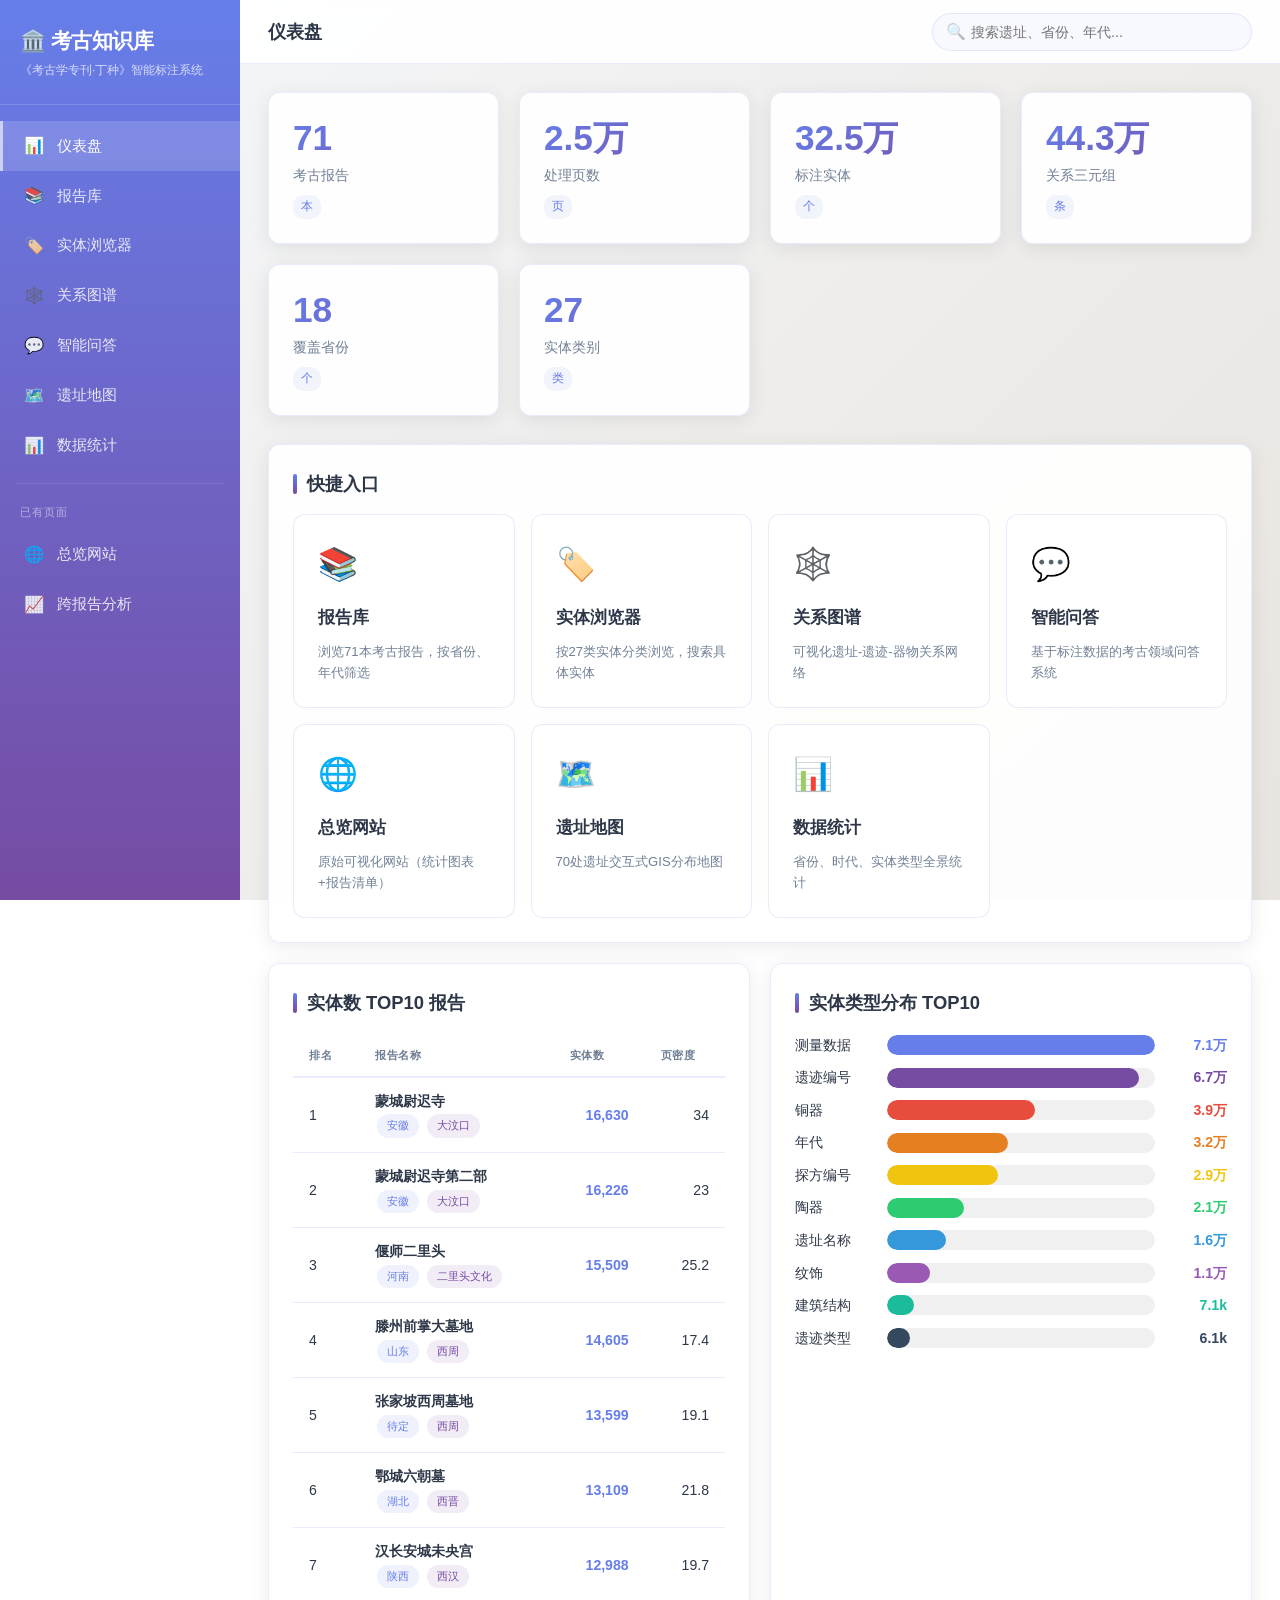
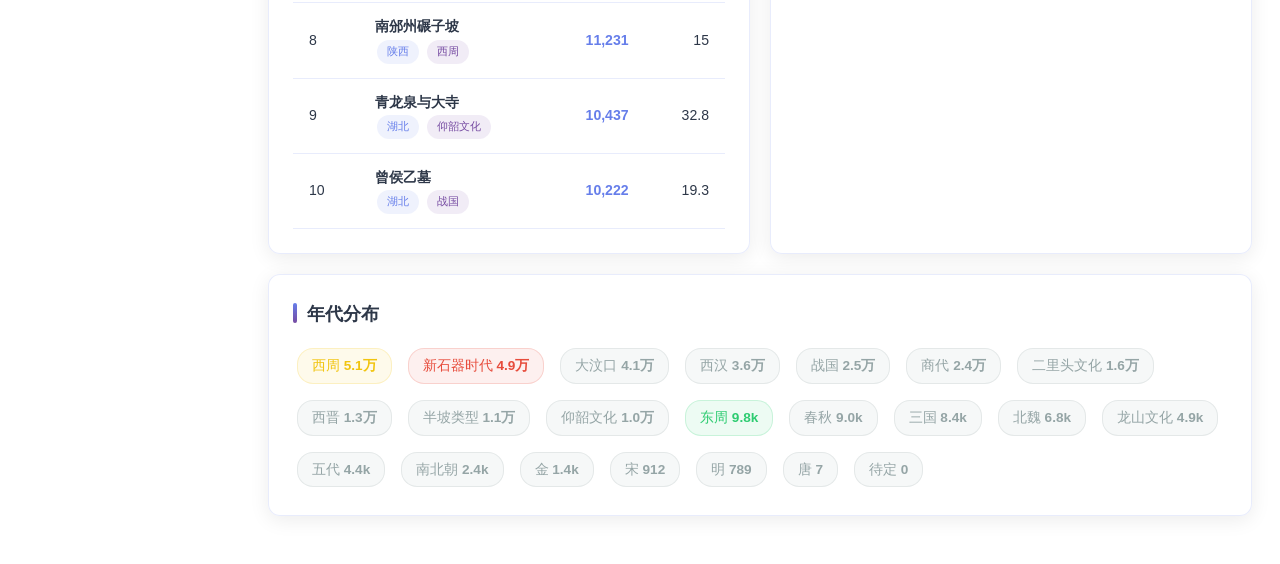
<file: docs/app/index.html>
<!DOCTYPE html>
<html lang="zh-CN">
<head>
<meta charset="UTF-8">
<meta name="viewport" content="width=device-width, initial-scale=1.0">
<title>考古知识库 - 仪表盘</title>
<link rel="stylesheet" href="css/app.css">
<script src="js/data-index.js"></script>
<script src="js/app.js"></script>
</head>
<body>
<div class="app-layout">
  <!-- 侧边导航 -->
  <nav class="sidebar">
    <div class="sidebar-header">
      <h1>🏛️ 考古知识库</h1>
      <p>《考古学专刊·丁种》智能标注系统</p>
    </div>
    <div class="nav-menu">
      <a href="index.html" class="nav-item active"><span class="icon">📊</span>仪表盘</a>
      <a href="reports.html" class="nav-item"><span class="icon">📚</span>报告库</a>
      <a href="entities.html" class="nav-item"><span class="icon">🏷️</span>实体浏览器</a>
      <a href="relations.html" class="nav-item"><span class="icon">🕸️</span>关系图谱</a>
      <a href="qa.html" class="nav-item"><span class="icon">💬</span>智能问答</a>
      <a href="map.html" class="nav-item"><span class="icon">🗺️</span>遗址地图</a>
      <a href="stats.html" class="nav-item"><span class="icon">📊</span>数据统计</a>
      <div class="nav-divider"></div>
      <div class="nav-label">已有页面</div>
      <a href="../index.html" class="nav-item" target="_blank"><span class="icon">🌐</span>总览网站</a>
      <a href="../cross_report_analysis.html" class="nav-item" target="_blank"><span class="icon">📈</span>跨报告分析</a>
    </div>
  </nav>

  <!-- 主内容 -->
  <main class="main-content">
    <div class="topbar">
      <div class="topbar-title">仪表盘</div>
      <div class="topbar-search">
        <span class="search-icon">🔍</span>
        <input type="text" id="global-search" placeholder="搜索遗址、省份、年代...">
      </div>
    </div>

    <div class="page-content">
      <!-- 统计卡片 -->
      <div class="stats-grid" id="stats-grid">
        <div class="stat-card">
          <div class="stat-value" id="stat-reports">--</div>
          <div class="stat-label">考古报告</div>
          <div class="stat-change">本</div>
        </div>
        <div class="stat-card">
          <div class="stat-value" id="stat-pages">--</div>
          <div class="stat-label">处理页数</div>
          <div class="stat-change">页</div>
        </div>
        <div class="stat-card">
          <div class="stat-value" id="stat-entities">--</div>
          <div class="stat-label">标注实体</div>
          <div class="stat-change">个</div>
        </div>
        <div class="stat-card">
          <div class="stat-value" id="stat-relations">--</div>
          <div class="stat-label">关系三元组</div>
          <div class="stat-change">条</div>
        </div>
        <div class="stat-card">
          <div class="stat-value" id="stat-provinces">--</div>
          <div class="stat-label">覆盖省份</div>
          <div class="stat-change">个</div>
        </div>
        <div class="stat-card">
          <div class="stat-value" id="stat-types">--</div>
          <div class="stat-label">实体类别</div>
          <div class="stat-change">类</div>
        </div>
      </div>

      <!-- 快捷入口 -->
      <div class="card">
        <div class="card-header">
          <div class="card-title">快捷入口</div>
        </div>
        <div class="quick-links" id="quick-links">
          <a href="reports.html" class="quick-link">
            <div class="quick-link-icon">📚</div>
            <div class="quick-link-title">报告库</div>
            <div class="quick-link-desc">浏览71本考古报告，按省份、年代筛选</div>
          </a>
          <a href="entities.html" class="quick-link">
            <div class="quick-link-icon">🏷️</div>
            <div class="quick-link-title">实体浏览器</div>
            <div class="quick-link-desc">按27类实体分类浏览，搜索具体实体</div>
          </a>
          <a href="relations.html" class="quick-link">
            <div class="quick-link-icon">🕸️</div>
            <div class="quick-link-title">关系图谱</div>
            <div class="quick-link-desc">可视化遗址-遗迹-器物关系网络</div>
          </a>
          <a href="qa.html" class="quick-link">
            <div class="quick-link-icon">💬</div>
            <div class="quick-link-title">智能问答</div>
            <div class="quick-link-desc">基于标注数据的考古领域问答系统</div>
          </a>
          <a href="../index.html" class="quick-link" target="_blank">
            <div class="quick-link-icon">🌐</div>
            <div class="quick-link-title">总览网站</div>
            <div class="quick-link-desc">原始可视化网站（统计图表+报告清单）</div>
          </a>
          <a href="map.html" class="quick-link">
            <div class="quick-link-icon">🗺️</div>
            <div class="quick-link-title">遗址地图</div>
            <div class="quick-link-desc">70处遗址交互式GIS分布地图</div>
          </a>
          <a href="stats.html" class="quick-link">
            <div class="quick-link-icon">📊</div>
            <div class="quick-link-title">数据统计</div>
            <div class="quick-link-desc">省份、时代、实体类型全景统计</div>
          </a>
        </div>
      </div>

      <!-- TOP10报告 + 实体分布 -->
      <div style="display: grid; grid-template-columns: 1fr 1fr; gap: 20px;">
        <div class="card">
          <div class="card-header">
            <div class="card-title">实体数 TOP10 报告</div>
          </div>
          <table class="data-table" id="top-reports-table">
            <thead><tr><th>排名</th><th>报告名称</th><th>实体数</th><th>页密度</th></tr></thead>
            <tbody></tbody>
          </table>
        </div>
        <div class="card">
          <div class="card-header">
            <div class="card-title">实体类型分布 TOP10</div>
          </div>
          <div id="entity-types-list" style="max-height: 400px; overflow-y: auto;"></div>
        </div>
      </div>

      <!-- 年代分布 -->
      <div class="card">
        <div class="card-header">
          <div class="card-title">年代分布</div>
        </div>
        <div id="era-distribution" class="entity-cloud"></div>
      </div>
    </div>
  </main>
</div>

<script>
window.onAppDataLoaded = function(data) {
  const meta = data.meta;
  
  // 统计卡片
  document.getElementById('stat-reports').textContent = meta.total_reports;
  document.getElementById('stat-pages').textContent = App.formatNumber(meta.total_pages);
  document.getElementById('stat-entities').textContent = App.formatNumber(meta.total_entities);
  document.getElementById('stat-relations').textContent = App.formatNumber(meta.total_relations);
  document.getElementById('stat-provinces').textContent = meta.provinces;
  document.getElementById('stat-types').textContent = meta.entity_types;
  
  // TOP10报告
  const tbody = document.querySelector('#top-reports-table tbody');
  data.reports.slice(0, 10).forEach((r, i) => {
    const tr = document.createElement('tr');
    tr.innerHTML = `<td>${i+1}</td><td><strong>${r.name}</strong><br><span class="tag tag-province">${r.province}</span> <span class="tag tag-era">${r.era}</span></td><td style="text-align:right;font-weight:600;color:var(--primary)">${r.entities.toLocaleString()}</td><td style="text-align:right">${r.density}</td>`;
    tbody.appendChild(tr);
  });
  
  // 实体类型TOP10
  const typesList = document.getElementById('entity-types-list');
  const maxTypeCount = data.entity_types[0].count;
  const colors = ['#667eea','#764ba2','#e74c3c','#e67e22','#f1c40f','#2ecc71','#3498db','#9b59b6','#1abc9c','#34495e'];
  data.entity_types.slice(0, 10).forEach((t, i) => {
    const pct = (t.count / maxTypeCount * 100).toFixed(1);
    const div = document.createElement('div');
    div.style.cssText = 'display:flex;align-items:center;margin-bottom:10px;font-size:0.88em;';
    div.innerHTML = `
      <span style="width:80px;font-weight:500">${t.name}</span>
      <div style="flex:1;height:20px;background:#f0f0f0;border-radius:10px;margin:0 12px;overflow:hidden">
        <div style="width:${pct}%;height:100%;background:${colors[i]};border-radius:10px;transition:width 1s"></div>
      </div>
      <span style="width:60px;text-align:right;font-weight:600;color:${colors[i]}">${App.formatNumber(t.count)}</span>
    `;
    typesList.appendChild(div);
  });
  
  // 年代分布
  const eraDiv = document.getElementById('era-distribution');
  const eraColors = {
    '新石器时代': '#e74c3c', '夏商': '#e67e22', '西周': '#f1c40f', '东周': '#2ecc71',
    '秦汉': '#3498db', '魏晋南北朝': '#9b59b6', '隋唐': '#1abc9c', '宋元明清': '#34495e'
  };
  data.eras.forEach(e => {
    const color = eraColors[e.name] || '#95a5a6';
    const span = document.createElement('span');
    span.className = 'entity-tag';
    span.style.cssText = `background:${color}15;color:${color};border-color:${color}30;font-weight:500;padding:6px 14px;border-radius:16px;margin:4px;display:inline-block;font-size:0.85em;`;
    span.innerHTML = `${e.name} <strong>${App.formatNumber(e.count)}</strong>`;
    eraDiv.appendChild(span);
  });
};
</script>
</body>
</html>
</file>
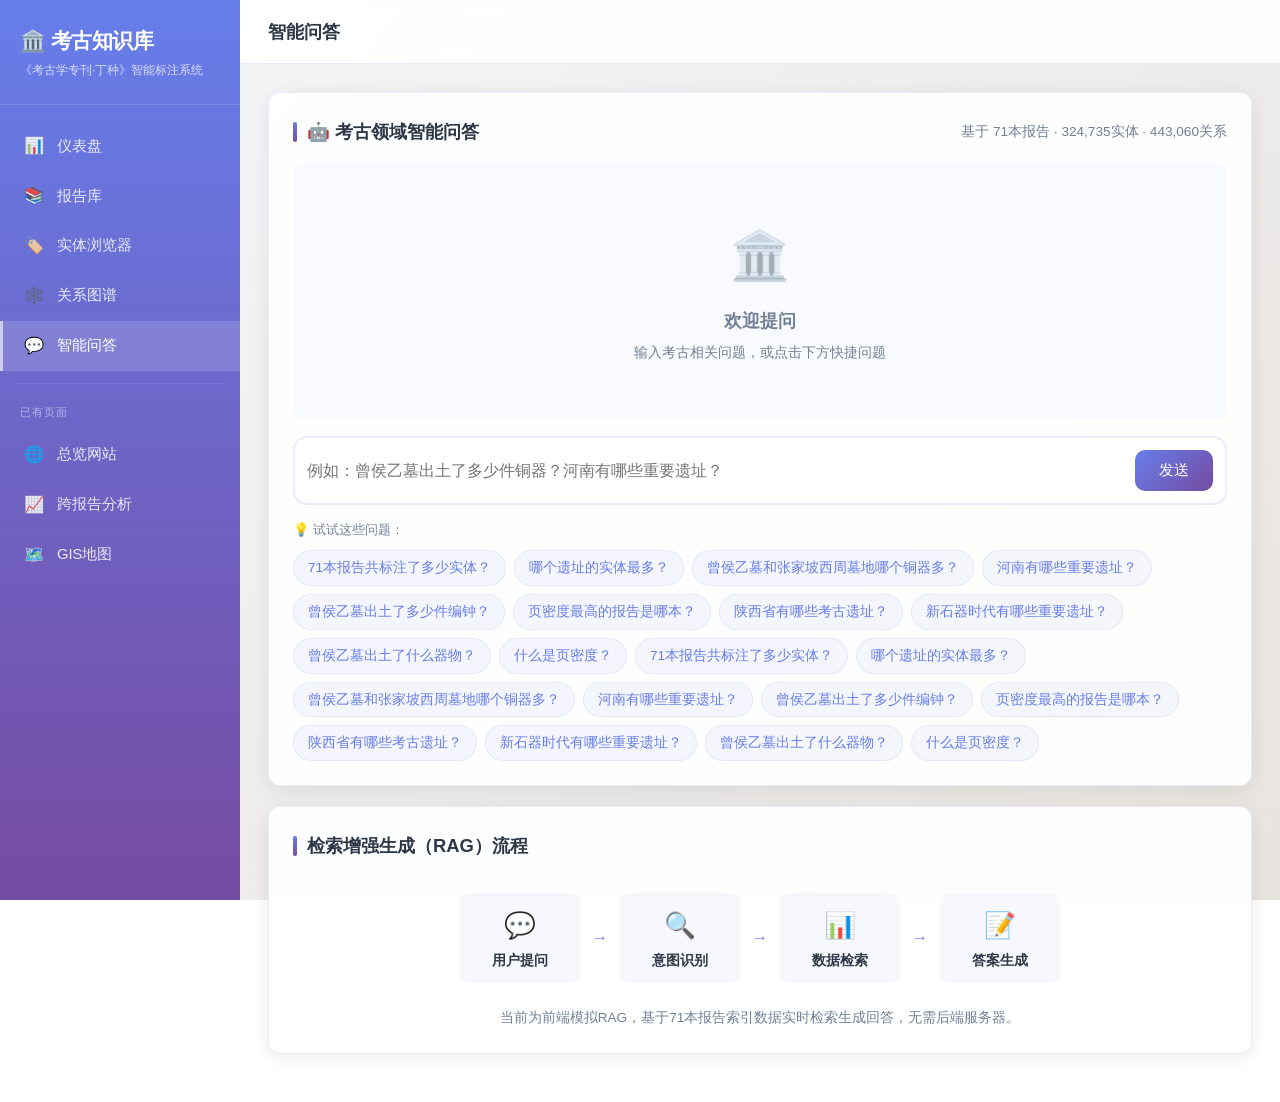
<file: docs/app/qa.html>
<!DOCTYPE html>
<html lang="zh-CN">
<head>
<meta charset="UTF-8">
<meta name="viewport" content="width=device-width, initial-scale=1.0">
<title>考古知识库 - 智能问答</title>
<link rel="stylesheet" href="css/app.css">
<script src="js/data-index.js"></script>
<script src="js/relations-index.js"></script>
<script src="js/knowledge-base.js"></script>
<script src="js/app.js"></script>
<style>
/* 问答界面专用样式 */
.chat-container {
  display: flex;
  flex-direction: column;
  gap: 12px;
  max-height: 500px;
  overflow-y: auto;
  padding: 16px;
  background: rgba(102,126,234,0.03);
  border-radius: 12px;
  margin-bottom: 16px;
}
.chat-message {
  display: flex;
  gap: 12px;
  animation: fadeIn 0.3s ease;
}
@keyframes fadeIn {
  from { opacity: 0; transform: translateY(8px); }
  to { opacity: 1; transform: translateY(0); }
}
.chat-avatar {
  width: 36px;
  height: 36px;
  border-radius: 50%;
  display: flex;
  align-items: center;
  justify-content: center;
  font-size: 1.2em;
  flex-shrink: 0;
}
.chat-avatar.user {
  background: linear-gradient(135deg, #667eea, #764ba2);
  color: white;
}
.chat-avatar.bot {
  background: linear-gradient(135deg, #11998e, #38ef7d);
  color: white;
}
.chat-bubble {
  max-width: 85%;
  padding: 12px 16px;
  border-radius: 16px;
  font-size: 0.95em;
  line-height: 1.7;
}
.chat-bubble.user {
  background: linear-gradient(135deg, #667eea, #764ba2);
  color: white;
  margin-left: auto;
  border-bottom-right-radius: 4px;
}
.chat-bubble.bot {
  background: white;
  border: 1px solid rgba(102,126,234,0.15);
  border-bottom-left-radius: 4px;
  box-shadow: 0 2px 8px rgba(0,0,0,0.04);
}
.chat-bubble.bot strong {
  color: #667eea;
}
.chat-bubble.bot .source-tag {
  display: inline-block;
  margin-top: 8px;
  padding: 3px 10px;
  background: rgba(102,126,234,0.08);
  border-radius: 12px;
  font-size: 0.78em;
  color: var(--text-light);
}
.chat-bubble.bot table {
  width: 100%;
  border-collapse: collapse;
  margin: 10px 0;
  font-size: 0.9em;
}
.chat-bubble.bot th, .chat-bubble.bot td {
  padding: 8px 10px;
  text-align: left;
  border-bottom: 1px solid #eee;
}
.chat-bubble.bot th {
  background: rgba(102,126,234,0.05);
  font-weight: 600;
}
.input-area {
  display: flex;
  gap: 10px;
  padding: 12px;
  background: white;
  border: 2px solid rgba(102,126,234,0.15);
  border-radius: 14px;
  transition: border-color 0.3s;
}
.input-area:focus-within {
  border-color: var(--primary);
}
.input-area input {
  flex: 1;
  border: none;
  outline: none;
  font-size: 1em;
  background: transparent;
}
.input-area button {
  padding: 10px 24px;
  background: linear-gradient(135deg, #667eea, #764ba2);
  color: white;
  border: none;
  border-radius: 10px;
  cursor: pointer;
  font-size: 0.95em;
  font-weight: 500;
  transition: transform 0.2s, box-shadow 0.2s;
}
.input-area button:hover {
  transform: translateY(-1px);
  box-shadow: 0 4px 12px rgba(102,126,234,0.3);
}
.input-area button:disabled {
  opacity: 0.6;
  cursor: not-allowed;
  transform: none;
}
.quick-tags {
  display: flex;
  flex-wrap: wrap;
  gap: 8px;
  margin-top: 10px;
}
.quick-tag {
  padding: 6px 14px;
  background: rgba(102,126,234,0.06);
  border: 1px solid rgba(102,126,234,0.12);
  border-radius: 20px;
  font-size: 0.85em;
  color: var(--primary);
  cursor: pointer;
  transition: all 0.2s;
}
.quick-tag:hover {
  background: var(--primary);
  color: white;
}
.thinking-dots {
  display: inline-flex;
  gap: 4px;
}
.thinking-dots span {
  width: 8px;
  height: 8px;
  background: #667eea;
  border-radius: 50%;
  animation: bounce 1.4s infinite ease-in-out;
}
.thinking-dots span:nth-child(2) { animation-delay: 0.2s; }
.thinking-dots span:nth-child(3) { animation-delay: 0.4s; }
@keyframes bounce {
  0%, 80%, 100% { transform: scale(0); }
  40% { transform: scale(1); }
}
.empty-state {
  text-align: center;
  padding: 40px;
  color: var(--text-light);
}
.empty-state .icon {
  font-size: 3em;
  margin-bottom: 12px;
  opacity: 0.5;
}
</style>
</head>
<body>
<div class="app-layout">
  <nav class="sidebar">
    <div class="sidebar-header">
      <h1>🏛️ 考古知识库</h1>
      <p>《考古学专刊·丁种》智能标注系统</p>
    </div>
    <div class="nav-menu">
      <a href="index.html" class="nav-item"><span class="icon">📊</span>仪表盘</a>
      <a href="reports.html" class="nav-item"><span class="icon">📚</span>报告库</a>
      <a href="entities.html" class="nav-item"><span class="icon">🏷️</span>实体浏览器</a>
      <a href="relations.html" class="nav-item"><span class="icon">🕸️</span>关系图谱</a>
      <a href="qa.html" class="nav-item active"><span class="icon">💬</span>智能问答</a>
      <div class="nav-divider"></div>
      <div class="nav-label">已有页面</div>
      <a href="../index.html" class="nav-item" target="_blank"><span class="icon">🌐</span>总览网站</a>
      <a href="../cross_report_analysis.html" class="nav-item" target="_blank"><span class="icon">📈</span>跨报告分析</a>
      <a href="../output/archaeology_sites_map.html" class="nav-item" target="_blank"><span class="icon">🗺️</span>GIS地图</a>
    </div>
  </nav>

  <main class="main-content">
    <div class="topbar">
      <div class="topbar-title">智能问答</div>
    </div>

    <div class="page-content">
      <!-- 问答主区域 -->
      <div class="card">
        <div class="card-header">
          <div class="card-title">🤖 考古领域智能问答</div>
          <div style="font-size: 0.85em; color: var(--text-light);">
            基于 71本报告 · 324,735实体 · 443,060关系
          </div>
        </div>

        <!-- 聊天历史 -->
        <div class="chat-container" id="chat-container">
          <div class="empty-state" id="empty-state">
            <div class="icon">🏛️</div>
            <div style="font-size: 1.1em; font-weight: 600; margin-bottom: 6px;">欢迎提问</div>
            <div style="font-size: 0.9em;">输入考古相关问题，或点击下方快捷问题</div>
          </div>
        </div>

        <!-- 输入区 -->
        <div class="input-area">
          <input type="text" id="question-input" placeholder="例如：曾侯乙墓出土了多少件铜器？河南有哪些重要遗址？"
                 onkeypress="if(event.key==='Enter') sendQuestion()">
          <button onclick="sendQuestion()" id="send-btn">发送</button>
        </div>

        <!-- 快捷问题 -->
        <div style="margin-top: 14px;">
          <div style="font-size: 0.82em; color: var(--text-light); margin-bottom: 8px;">💡 试试这些问题：</div>
          <div class="quick-tags" id="quick-tags"></div>
        </div>
      </div>

      <!-- RAG流程说明 -->
      <div class="card">
        <div class="card-header">
          <div class="card-title">检索增强生成（RAG）流程</div>
        </div>
        <div style="display: flex; gap: 12px; flex-wrap: wrap; justify-content: center; padding: 16px;">
          <div style="text-align: center; padding: 12px; background: rgba(102,126,234,0.05); border-radius: 10px; min-width: 120px;">
            <div style="font-size: 1.6em; margin-bottom: 4px;">💬</div>
            <div style="font-weight: 600; font-size: 0.85em;">用户提问</div>
          </div>
          <div style="display: flex; align-items: center; color: var(--primary);">→</div>
          <div style="text-align: center; padding: 12px; background: rgba(102,126,234,0.05); border-radius: 10px; min-width: 120px;">
            <div style="font-size: 1.6em; margin-bottom: 4px;">🔍</div>
            <div style="font-weight: 600; font-size: 0.85em;">意图识别</div>
          </div>
          <div style="display: flex; align-items: center; color: var(--primary);">→</div>
          <div style="text-align: center; padding: 12px; background: rgba(102,126,234,0.05); border-radius: 10px; min-width: 120px;">
            <div style="font-size: 1.6em; margin-bottom: 4px;">📊</div>
            <div style="font-weight: 600; font-size: 0.85em;">数据检索</div>
          </div>
          <div style="display: flex; align-items: center; color: var(--primary);">→</div>
          <div style="text-align: center; padding: 12px; background: rgba(102,126,234,0.05); border-radius: 10px; min-width: 120px;">
            <div style="font-size: 1.6em; margin-bottom: 4px;">📝</div>
            <div style="font-weight: 600; font-size: 0.85em;">答案生成</div>
          </div>
        </div>
        <p style="color: var(--text-light); font-size: 0.85em; text-align: center; margin-top: 8px;">
          当前为前端模拟RAG，基于71本报告索引数据实时检索生成回答，无需后端服务器。
        </p>
      </div>
    </div>
  </main>
</div>

<script>
// ================== 考古问答引擎 ==================
class ArchaeologyQAEngine {
  constructor() {
    this.reports = KB_DATA.reports;
    this.meta = KB_DATA.meta;
    this.entityTypes = KB_DATA.entity_types;
    this.provinces = KB_DATA.provinces;
    this.eras = KB_DATA.eras;
    this.relations = RELATIONS_DATA.reports;
    this.relationTypeNames = RELATIONS_DATA.relation_types;
    
    // 使用KNOWLEDGE_BASE（71本报告的完整实体类型统计）
    // 叠加硬编码的细分数据（如"钟"的数量）
    this.knowledgeBase = typeof KNOWLEDGE_BASE !== 'undefined' ? KNOWLEDGE_BASE : {};
    
    // 补充硬编码的细分数据（KNOWLEDGE_BASE中"铜器"包含"钟"，这里补充钟的具体数量）
    const extraData = {
      '曾侯乙墓': { 钟: 1556, 饰: 975, 环: 282, 盘: 277, 豆: 255, 鼎: 243, 金器: 12 }
    };
    for (const [site, data] of Object.entries(extraData)) {
      if (this.knowledgeBase[site]) {
        Object.assign(this.knowledgeBase[site], data);
      }
    }
  }

  // 意图识别
  detectIntent(question) {
    const q = question.toLowerCase();
    
    if (/和.+比|vs|比较|哪个更|哪本更|谁更/.test(q)) return 'compare';
    if (/有哪些|列出|有什么|是什么|在哪里|位于/.test(q)) return 'list';
    if (/多少|几个|总数|总共|排名|top|最多|最少|最大|最小/.test(q)) return 'stat';
    if (/什么年代|什么时候|何时|什么时期|哪个朝代/.test(q)) return 'era';
    if (/出土了|发现了|有什么|包含|有什么器物/.test(q)) return 'artifact';
    return 'query';
  }

  // 提取关键词（遗址名、省份、年代等）
  extractKeywords(question) {
    const q = question;
    const found = { sites: [], provinces: [], eras: [], types: [] };
    
    // 匹配遗址名
    for (const r of this.reports) {
      if (q.includes(r.name)) found.sites.push(r.name);
    }
    // 也检查知识库中的别名
    const aliasMap = {
      '马王堆': '长沙马王堆', '二里头': '偃师二里头', '半坡': '西安半坡',
      '殷墟': '安阳殷墟', '定陵': '定陵', '曾侯乙': '曾侯乙墓'
    };
    for (const [alias, fullName] of Object.entries(aliasMap)) {
      if (q.includes(alias) && !found.sites.includes(fullName)) {
        found.sites.push(fullName);
      }
    }
    
    // 匹配省份
    const provinceNames = ['河南', '陕西', '山东', '湖北', '安徽', '甘肃', '北京', '湖南', '广东', '河北', '山西', '内蒙古', '宁夏', '新疆', '西藏', '青海', '浙江', '四川', '江苏'];
    for (const p of provinceNames) {
      if (q.includes(p)) found.provinces.push(p);
    }
    
    // 匹配年代关键词
    const eraKeywords = ['新石器', '仰韶', '大汶口', '龙山', '夏', '商', '西周', '东周', '春秋', '战国', '秦', '汉', '西汉', '东汉', '三国', '晋', '南北朝', '隋', '唐', '宋', '元', '明', '清'];
    for (const e of eraKeywords) {
      if (q.includes(e)) found.eras.push(e);
    }
    
    // 匹配实体类型
    const typeKeywords = ['铜器', '陶器', '铁器', '石器', '玉器', '金器', '银器', '漆器', '瓷器', '骨器', '蚌器', '纹饰', '测量', '遗迹'];
    for (const t of typeKeywords) {
      if (q.includes(t)) found.types.push(t);
    }
    
    return found;
  }

  // 生成回答
  answer(question) {
    const intent = this.detectIntent(question);
    const kw = this.extractKeywords(question);
    
    switch (intent) {
      case 'stat': return this.answerStat(question, kw);
      case 'compare': return this.answerCompare(question, kw);
      case 'list': return this.answerList(question, kw);
      case 'era': return this.answerEra(question, kw);
      case 'artifact': return this.answerArtifact(question, kw);
      default: return this.answerQuery(question, kw);
    }
  }

  // 统计类回答
  answerStat(question, kw) {
    // 总体统计
    if (/总共有多少|一共多少|全部|总体/.test(question) || (/实体/.test(question) && !kw.sites.length)) {
      return {
        answer: `71本《考古学专刊·丁种》报告共标注 <strong>${this.meta.total_entities.toLocaleString()}</strong> 个考古实体，涵盖 <strong>${this.meta.entity_types}</strong> 个类别，分布于 <strong>${this.meta.provinces}</strong> 个省份。<br><br>其中数量最多的实体类型是：测量数据（71,340个，占22.0%）和遗迹编号（66,995个，占20.6%）。`,
        source: '数据来源：71本报告标注统计'
      };
    }
    
    // 最多/最少排名
    if (/最多|top|排名|最大/.test(question)) {
      if (/实体/.test(question) || /报告/.test(question)) {
        const top5 = this.reports.slice(0, 5);
        let html = '实体数TOP5报告：<br><table><tr><th>排名</th><th>报告名称</th><th>实体数</th><th>页密度</th></tr>';
        top5.forEach((r, i) => {
          html += `<tr><td>${i+1}</td><td>《${r.name}》</td><td>${r.entities.toLocaleString()}</td><td>${r.density}/页</td></tr>`;
        });
        html += '</table>';
        return { answer: html, source: '数据来源：71本报告实体统计' };
      }
      if (/页/.test(question)) {
        const top5 = [...this.reports].sort((a,b) => b.pages - a.pages).slice(0, 5);
        let html = '页数TOP5报告：<br><table><tr><th>排名</th><th>报告名称</th><th>页数</th></tr>';
        top5.forEach((r, i) => {
          html += `<tr><td>${i+1}</td><td>《${r.name}》</td><td>${r.pages}</td></tr>`;
        });
        html += '</table>';
        return { answer: html, source: '数据来源：71本报告页数统计' };
      }
      if (/密度/.test(question)) {
        const top5 = [...this.reports].sort((a,b) => b.density - a.density).slice(0, 5);
        let html = '页密度TOP5报告：<br><table><tr><th>排名</th><th>报告名称</th><th>密度</th><th>实体/页</th></tr>';
        top5.forEach((r, i) => {
          html += `<tr><td>${i+1}</td><td>《${r.name}》</td><td>${r.density}</td><td>实体/页</td></tr>`;
        });
        html += '</table><br>聚落遗址类报告的页密度普遍高于墓葬类报告。';
        return { answer: html, source: '数据来源：71本报告页密度统计' };
      }
    }
    
    // 某遗址的实体数
    if (kw.sites.length === 1) {
      const siteName = kw.sites[0];
      const report = this.reports.find(r => r.name === siteName);
      if (report) {
        return {
          answer: `《${siteName}》共标注 <strong>${report.entities.toLocaleString()}</strong> 个实体，共 ${report.pages} 页，页密度为 ${report.density} 实体/页。该遗址位于${report.province}省，主要年代为${report.era}。`,
          source: `数据来源：《${siteName}》标注数据`
        };
      }
    }
    
    // 省份统计
    if (kw.provinces.length === 1) {
      const prov = kw.provinces[0];
      const provReports = this.reports.filter(r => r.province === prov);
      const totalEntities = provReports.reduce((s, r) => s + r.entities, 0);
      return {
        answer: `<strong>${prov}省</strong>共有 <strong>${provReports.length}</strong> 本考古报告，合计 <strong>${totalEntities.toLocaleString()}</strong> 个实体。<br><br>主要遗址包括：${provReports.slice(0, 5).map(r => `《${r.name}》(${r.entities.toLocaleString()}实体)`).join('、')}。`,
        source: '数据来源：跨报告地理分布统计'
      };
    }
    
    return {
      answer: `目前我可以回答关于以下方面的统计问题：<br>• 总体规模（实体总数、类型数）<br>• 报告排名（实体数最多、页密度最高）<br>• 省份统计（某省有哪些遗址、共多少实体）<br>• 单本报告统计<br><br>请尝试更具体地描述您想了解的统计维度。`,
      source: '系统提示'
    };
  }

  // 比较类回答
  answerCompare(question, kw) {
    if (kw.sites.length >= 2) {
      const [s1, s2] = kw.sites.slice(0, 2);
      const r1 = this.reports.find(r => r.name === s1);
      const r2 = this.reports.find(r => r.name === s2);
      
      if (r1 && r2) {
        let html = `《${s1}》与《${s2}》对比：<br><table><tr><th>维度</th><th>《${s1}》</th><th>《${s2}》</th></tr>`;
        html += `<tr><td>实体总数</td><td>${r1.entities.toLocaleString()}</td><td>${r2.entities.toLocaleString()}</td></tr>`;
        html += `<tr><td>页数</td><td>${r1.pages}</td><td>${r2.pages}</td></tr>`;
        html += `<tr><td>页密度</td><td>${r1.density}/页</td><td>${r2.density}/页</td></tr>`;
        html += `<tr><td>省份</td><td>${r1.province}</td><td>${r2.province}</td></tr>`;
        html += `<tr><td>年代</td><td>${r1.era}</td><td>${r2.era}</td></tr>`;
        html += '</table>';
        
        // 如果有详细知识，加入器物对比
        const k1 = this.knowledgeBase[s1];
        const k2 = this.knowledgeBase[s2];
        const t1 = k1 ? (k1.types || k1) : null;
        const t2 = k2 ? (k2.types || k2) : null;
        if (t1 && t2 && (t1['铜器'] !== undefined || t2['铜器'] !== undefined)) {
          html += '<br><strong>器物对比（从实体标注中提取）：</strong><br><table><tr><th>器物类型</th><th>《' + s1 + '》</th><th>《' + s2 + '》</th></tr>';
          ['铜器', '陶器', '玉器', '铁器', '石器', '金器', '漆器', '瓷器'].forEach(t => {
            const v1 = t1[t] !== undefined ? t1[t] : (k1[t] !== undefined ? k1[t] : '-');
            const v2 = t2[t] !== undefined ? t2[t] : (k2[t] !== undefined ? k2[t] : '-');
            if (v1 !== '-' || v2 !== '-') {
              html += `<tr><td>${t}</td><td>${v1}</td><td>${v2}</td></tr>`;
            }
          });
          html += '</table>';
          const 铜器1 = t1['铜器'] !== undefined ? t1['铜器'] : k1['铜器'];
          const 铜器2 = t2['铜器'] !== undefined ? t2['铜器'] : k2['铜器'];
          if (铜器1 && 铜器2) {
            const ratio = (铜器1 / 铜器2).toFixed(1);
            html += `<br>《${s1}》铜器数量是《${s2}》的 <strong>${ratio}倍</strong>。`;
          }
        }
        
        return { answer: html, source: `数据来源：《${s1}》《${s2}》标注数据` };
      }
    }
    
    return {
      answer: '我可以比较两个遗址的实体规模、页密度、器物数量等维度。请明确说出您想比较的两个遗址名称，例如"曾侯乙墓和张家坡西周墓地哪个铜器多"。',
      source: '系统提示'
    };
  }

  // 列表类回答
  answerList(question, kw) {
    // 某省有哪些遗址
    if (kw.provinces.length >= 1) {
      const prov = kw.provinces[0];
      const provReports = this.reports.filter(r => r.province === prov).sort((a,b) => b.entities - a.entities);
      let html = `<strong>${prov}省</strong>共有 <strong>${provReports.length}</strong> 本考古报告：<br><table><tr><th>遗址名称</th><th>年代</th><th>实体数</th></tr>`;
      provReports.forEach(r => {
        html += `<tr><td>《${r.name}》</td><td>${r.era}</td><td>${r.entities.toLocaleString()}</td></tr>`;
      });
      html += '</table>';
      return { answer: html, source: '数据来源：跨报告地理分布统计' };
    }
    
    // 某年代有哪些遗址
    if (kw.eras.length >= 1) {
      const era = kw.eras[0];
      const eraReports = this.reports.filter(r => r.era && r.era.includes(era)).sort((a,b) => b.entities - a.entities);
      if (eraReports.length > 0) {
        let html = `年代含"<strong>${era}</strong>"的遗址共有 <strong>${eraReports.length}</strong> 个：<br><table><tr><th>遗址名称</th><th>省份</th><th>实体数</th></tr>`;
        eraReports.slice(0, 15).forEach(r => {
          html += `<tr><td>《${r.name}》</td><td>${r.province}</td><td>${r.entities.toLocaleString()}</td></tr>`;
        });
        html += '</table>';
        return { answer: html, source: '数据来源：跨报告年代分布统计' };
      }
    }
    
    // 某遗址包含什么/出土了什么
    if (kw.sites.length >= 1) {
      const siteName = kw.sites[0];
      const relReport = this.relations.find(r => r.site_name === siteName);
      if (relReport) {
        // 找"出土"和"包含"关系
        const samples = relReport.samples || {};
        const excavates = samples.REL_UNIT_EXCAVATES || [];
        const contains = samples.REL_SITE_CONTAINS || [];
        
        let html = `《${siteName}》的考古发现（从关系抽取中提取）：<br><br>`;
        
        if (contains.length > 0) {
          html += '<strong>包含的遗迹单位：</strong><br>';
          contains.forEach(c => {
            html += `• ${c.subject} ${c.relation} ${c.object}<br>`;
          });
          html += '<br>';
        }
        
        if (excavates.length > 0) {
          html += '<strong>出土器物样本：</strong><br>';
          excavates.forEach(e => {
            html += `• ${e.subject} ${e.relation} ${e.object}<br>`;
          });
        }
        
        // 加入知识库中的器物统计
        const kb = this.knowledgeBase[siteName];
        if (kb && kb.types) {
          html += '<br><strong>器物类型统计（从实体标注中统计）：</strong><br><table><tr><th>类型</th><th>数量</th></tr>';
          Object.entries(kb.types).filter(([k, v]) => typeof v === 'number').sort((a,b) => b[1]-a[1]).forEach(([k, v]) => {
            html += `<tr><td>${k}</td><td>${v.toLocaleString()}</td></tr>`;
          });
          html += '</table>';
        }
        
        return { answer: html, source: `数据来源：《${siteName}》关系抽取+实体标注` };
      }
    }
    
    return {
      answer: '我可以列出以下内容：<br>• 某省的所有考古遗址<br>• 某年代的所有遗址<br>• 某遗址出土的主要器物<br><br>请明确您想查询的省份、年代或遗址名称。',
      source: '系统提示'
    };
  }

  // 年代查询
  answerEra(question, kw) {
    if (kw.sites.length >= 1) {
      const siteName = kw.sites[0];
      const report = this.reports.find(r => r.name === siteName);
      if (report) {
        return {
          answer: `《${siteName}》的主要考古年代为 <strong>${report.era}</strong>。该遗址位于${report.province}省，共${report.pages}页，标注${report.entities.toLocaleString()}个实体。`,
          source: `数据来源：《${siteName}》标注数据`
        };
      }
      // 从关系数据中找年代
      const relReport = this.relations.find(r => r.site_name === siteName);
      if (relReport && relReport.samples && relReport.samples.REL_SITE_ERA) {
        const eras = relReport.samples.REL_SITE_ERA.map(e => e.object).filter((v,i,a) => a.indexOf(v)===i);
        return {
          answer: `《${siteName}》的关系抽取结果显示以下年代信息：<br><br>${eras.map(e => `• ${e}`).join('<br>')}`,
          source: `数据来源：《${siteName}》关系抽取（REL_SITE_ERA）`
        };
      }
    }
    
    // 统计某年代的遗址数量
    if (kw.eras.length >= 1) {
      const era = kw.eras[0];
      const eraReports = this.reports.filter(r => r.era && r.era.includes(era));
      return {
        answer: `年代含"<strong>${era}</strong>"的考古报告共有 <strong>${eraReports.length}</strong> 本，主要遗址包括：${eraReports.slice(0, 5).map(r => `《${r.name}》`).join('、')}。`,
        source: '数据来源：跨报告年代分布统计'
      };
    }
    
    return {
      answer: '请告诉我您想查询哪个遗址的年代，或哪个年代的遗址分布。',
      source: '系统提示'
    };
  }

  // 器物查询
  answerArtifact(question, kw) {
    if (kw.sites.length >= 1) {
      const siteName = kw.sites[0];
      const kb = this.knowledgeBase[siteName];
      
      if (kb) {
        let html = `《${siteName}》出土器物统计：<br><table><tr><th>器物类型</th><th>数量</th></tr>`;
        // 优先从types中读取，再读直接属性
        const typeData = kb.types || {};
        let items = Object.entries(typeData).filter(([k, v]) => typeof v === 'number').sort((a,b) => b[1]-a[1]);
        // 补充直接属性（如硬编码的"钟"）
        Object.entries(kb).forEach(([k, v]) => {
          if (typeof v === 'number' && !typeData[k]) {
            items.push([k, v]);
          }
        });
        items.sort((a,b) => b[1]-a[1]);
        items.forEach(([k, v]) => {
          html += `<tr><td>${k}</td><td>${v.toLocaleString()}</td></tr>`;
        });
        html += '</table>';
        
        // 找关系数据中的出土样本
        const relReport = this.relations.find(r => r.site_name === siteName);
        if (relReport && relReport.samples && relReport.samples.REL_UNIT_EXCAVATES) {
          html += '<br><strong>出土器物样本（从上下文提取）：</strong><br>';
          relReport.samples.REL_UNIT_EXCAVATES.forEach(e => {
            html += `• ${e.subject} → ${e.object}<br>`;
          });
        }
        
        return { answer: html, source: `数据来源：《${siteName}》实体标注+关系抽取` };
      }
    }
    
    // 某类器物在哪些遗址出现
    if (kw.types.length >= 1) {
      const type = kw.types[0];
      // 从知识库中找有该器物统计的遗址
      const sitesWithType = [];
      for (const [site, data] of Object.entries(this.knowledgeBase)) {
        // 优先查types，再查直接属性
        const count = data.types ? data.types[type] : data[type];
        if (count !== undefined) {
          sitesWithType.push({ site, count });
        }
      }
      sitesWithType.sort((a, b) => b.count - a.count);
      
      if (sitesWithType.length > 0) {
        let html = `出土${type}的遗址统计（TOP15）：<br><table><tr><th>遗址</th><th>${type}数量</th></tr>`;
        sitesWithType.slice(0, 15).forEach(s => {
          html += `<tr><td>《${s.site}》</td><td>${s.count.toLocaleString()}</td></tr>`;
        });
        html += '</table>';
        return { answer: html, source: '数据来源：71本报告实体标注统计' };
      }
    }
    
    return {
      answer: '我可以查询某遗址出土了哪些器物，或某类器物在哪些遗址出土。请明确遗址名称或器物类型。',
      source: '系统提示'
    };
  }

  // 通用查询
  answerQuery(question, kw) {
    // 尝试匹配遗址基本信息
    if (kw.sites.length >= 1) {
      return this.answerList(question, kw);
    }
    if (kw.provinces.length >= 1) {
      return this.answerList(question, kw);
    }
    
    return {
      answer: `您好！我是基于71本考古报告标注数据的智能问答助手。您可以问我：<br><br>
<strong>统计类：</strong><br>• "71本报告共多少实体？"<br>• "哪个报告实体最多？"<br>• "河南有哪些遗址？"<br><br>
<strong>比较类：</strong><br>• "曾侯乙墓和张家坡哪个铜器多？"<br><br>
<strong>查询类：</strong><br>• "曾侯乙墓出土了什么？"<br>• "蒙城尉迟寺是什么年代的？"<br>• "页密度最高的报告是哪本？"<br><br>
请用自然语言描述您的问题，我会从324,735个实体和443,060条关系中检索答案。`,
      source: '系统提示'
    };
  }
}

// ================== 页面交互 ==================
const engine = new ArchaeologyQAEngine();
let messageId = 0;

const QUICK_QUESTIONS = [
  '71本报告共标注了多少实体？',
  '哪个遗址的实体最多？',
  '曾侯乙墓和张家坡西周墓地哪个铜器多？',
  '河南有哪些重要遗址？',
  '曾侯乙墓出土了多少件编钟？',
  '页密度最高的报告是哪本？',
  '陕西省有哪些考古遗址？',
  '新石器时代有哪些重要遗址？',
  '曾侯乙墓出土了什么器物？',
  '什么是页密度？'
];

function initQuickTags() {
  const container = document.getElementById('quick-tags');
  QUICK_QUESTIONS.forEach(q => {
    const tag = document.createElement('span');
    tag.className = 'quick-tag';
    tag.textContent = q;
    tag.onclick = () => {
      document.getElementById('question-input').value = q;
      sendQuestion();
    };
    container.appendChild(tag);
  });
}

function sendQuestion() {
  const input = document.getElementById('question-input');
  const btn = document.getElementById('send-btn');
  const question = input.value.trim();
  
  if (!question) return;
  
  // 隐藏空状态
  const emptyState = document.getElementById('empty-state');
  if (emptyState) emptyState.style.display = 'none';
  
  // 添加用户消息
  addMessage(question, 'user');
  input.value = '';
  btn.disabled = true;
  
  // 显示思考中
  const thinkingId = addThinking();
  
  // 模拟思考延迟后回答
  setTimeout(() => {
    removeThinking(thinkingId);
    const result = engine.answer(question);
    addMessage(result.answer, 'bot', result.source);
    btn.disabled = false;
  }, 600 + Math.random() * 400);
}

function addMessage(content, role, source) {
  const container = document.getElementById('chat-container');
  const id = `msg-${messageId++}`;
  
  const div = document.createElement('div');
  div.className = 'chat-message';
  div.id = id;
  
  const avatar = role === 'user' ? '👤' : '🤖';
  const avatarClass = role === 'user' ? 'user' : 'bot';
  
  let sourceHtml = '';
  if (source && role === 'bot') {
    sourceHtml = `<div class="source-tag">📚 ${source}</div>`;
  }
  
  div.innerHTML = `
    <div class="chat-avatar ${avatarClass}">${avatar}</div>
    <div class="chat-bubble ${role}">
      ${content}
      ${sourceHtml}
    </div>
  `;
  
  container.appendChild(div);
  container.scrollTop = container.scrollHeight;
  return id;
}

function addThinking() {
  const container = document.getElementById('chat-container');
  const id = `thinking-${messageId++}`;
  
  const div = document.createElement('div');
  div.className = 'chat-message';
  div.id = id;
  div.innerHTML = `
    <div class="chat-avatar bot">🤖</div>
    <div class="chat-bubble bot">
      <div class="thinking-dots"><span></span><span></span><span></span></div>
      <span style="margin-left:8px; color:var(--text-light);">正在检索 324,735 个实体...</span>
    </div>
  `;
  
  container.appendChild(div);
  container.scrollTop = container.scrollHeight;
  return id;
}

function removeThinking(id) {
  const el = document.getElementById(id);
  if (el) el.remove();
}

// 初始化
window.onAppDataLoaded = function(data) {
  initQuickTags();
};

// 如果没有通过app.js触发，直接初始化
if (typeof KB_DATA !== 'undefined') {
  initQuickTags();
}
</script>
</body>
</html>
</file>
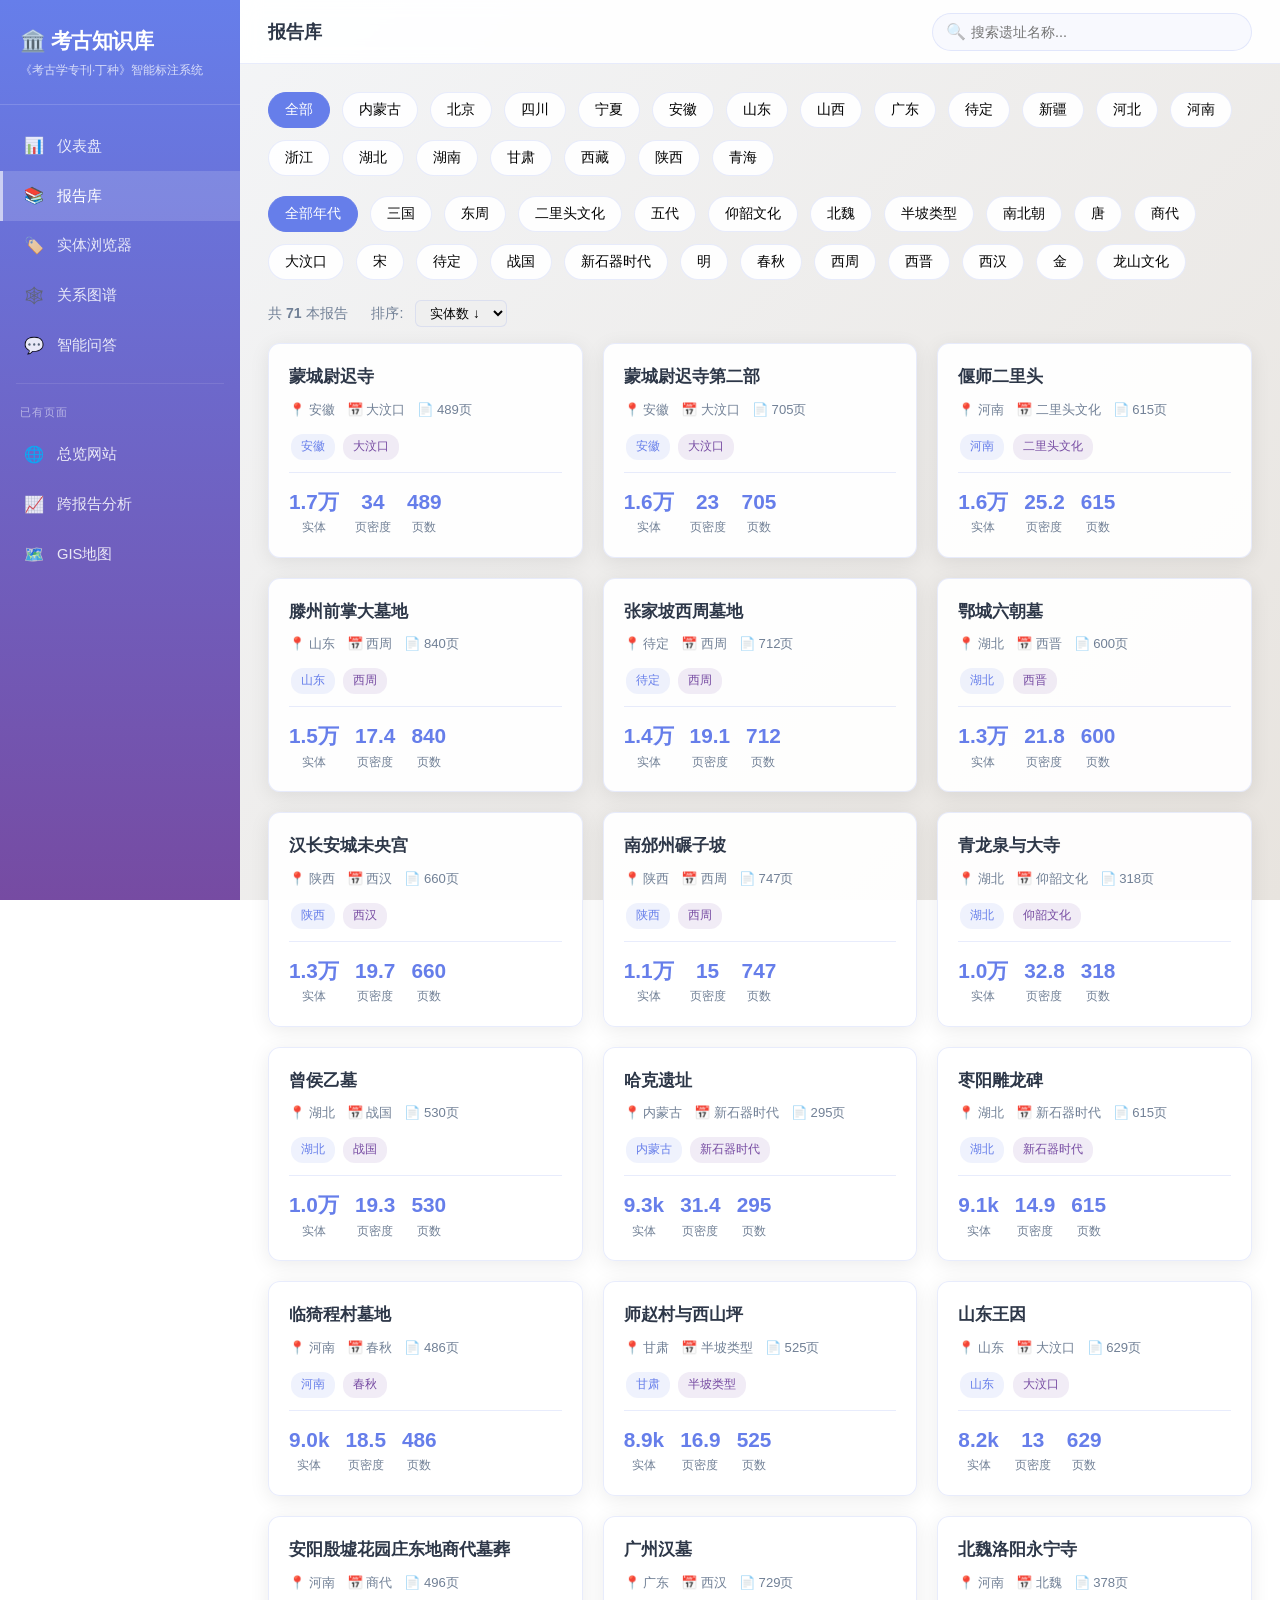
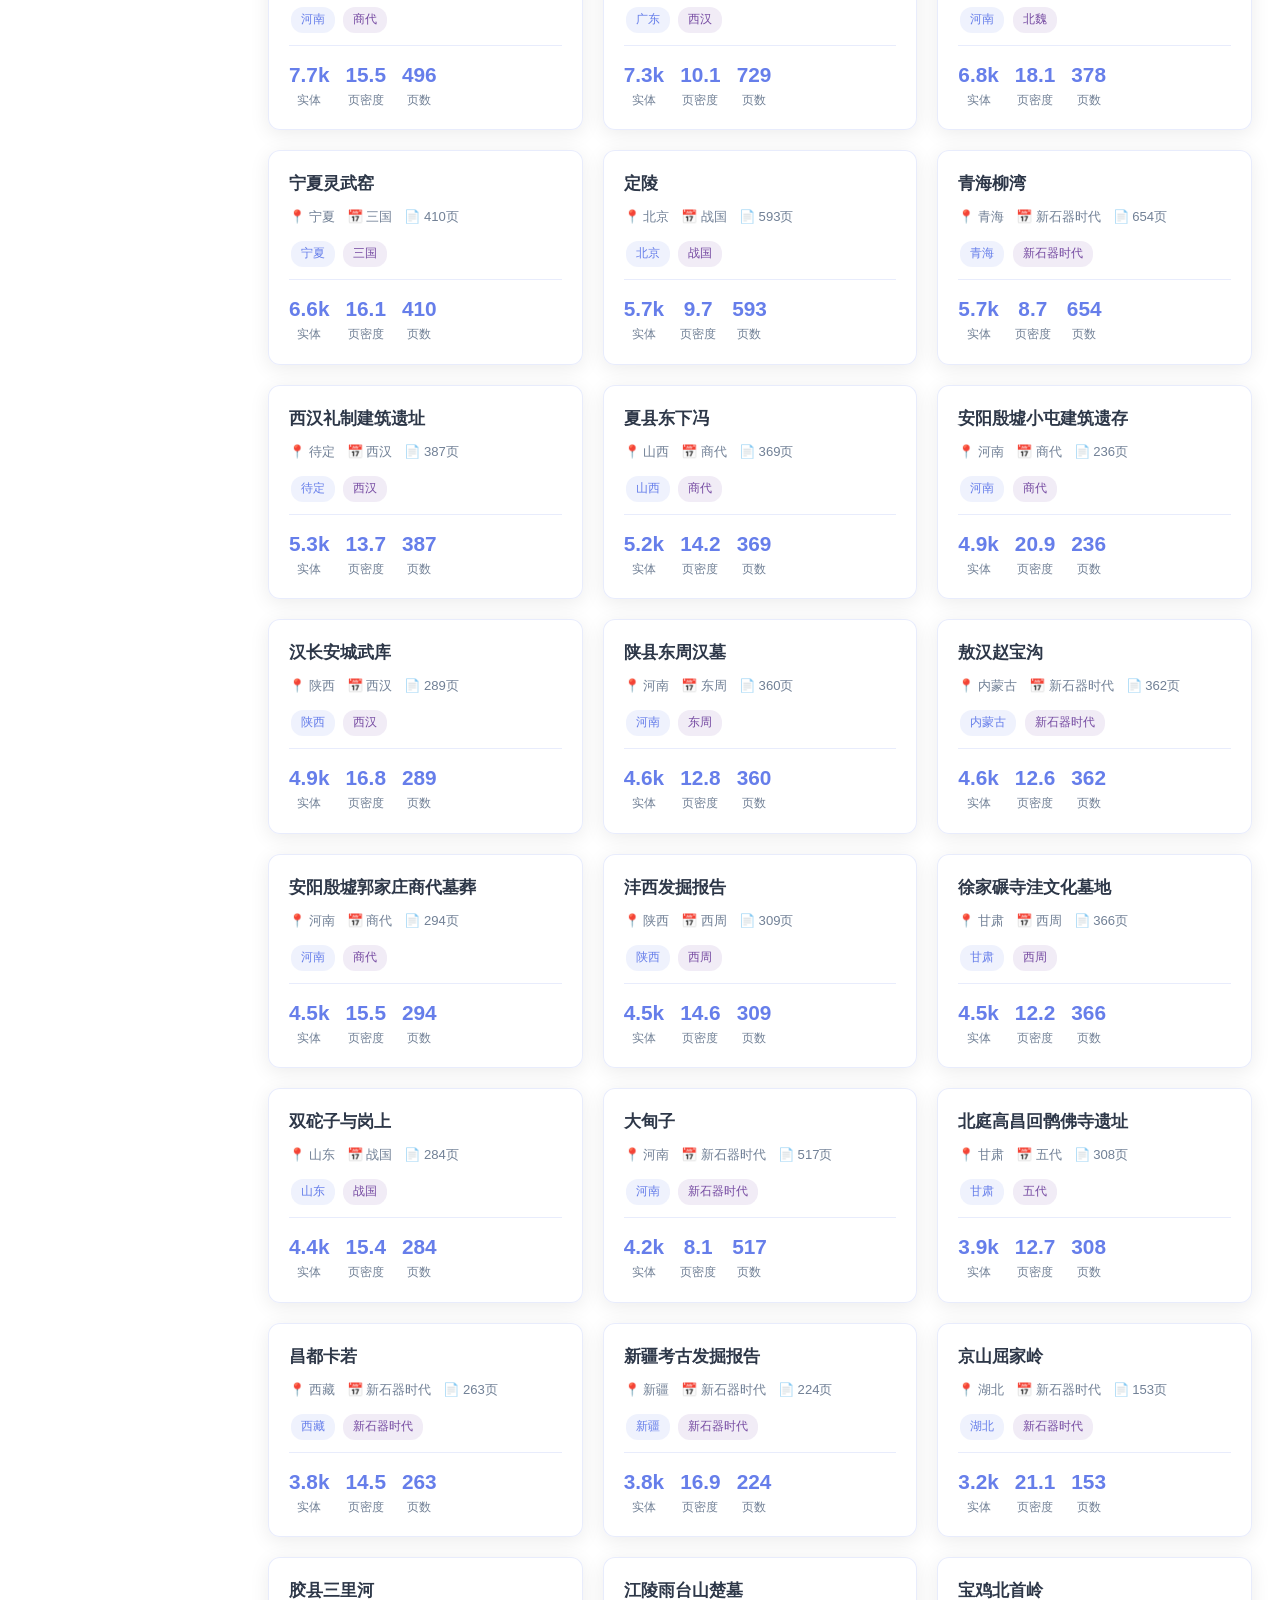
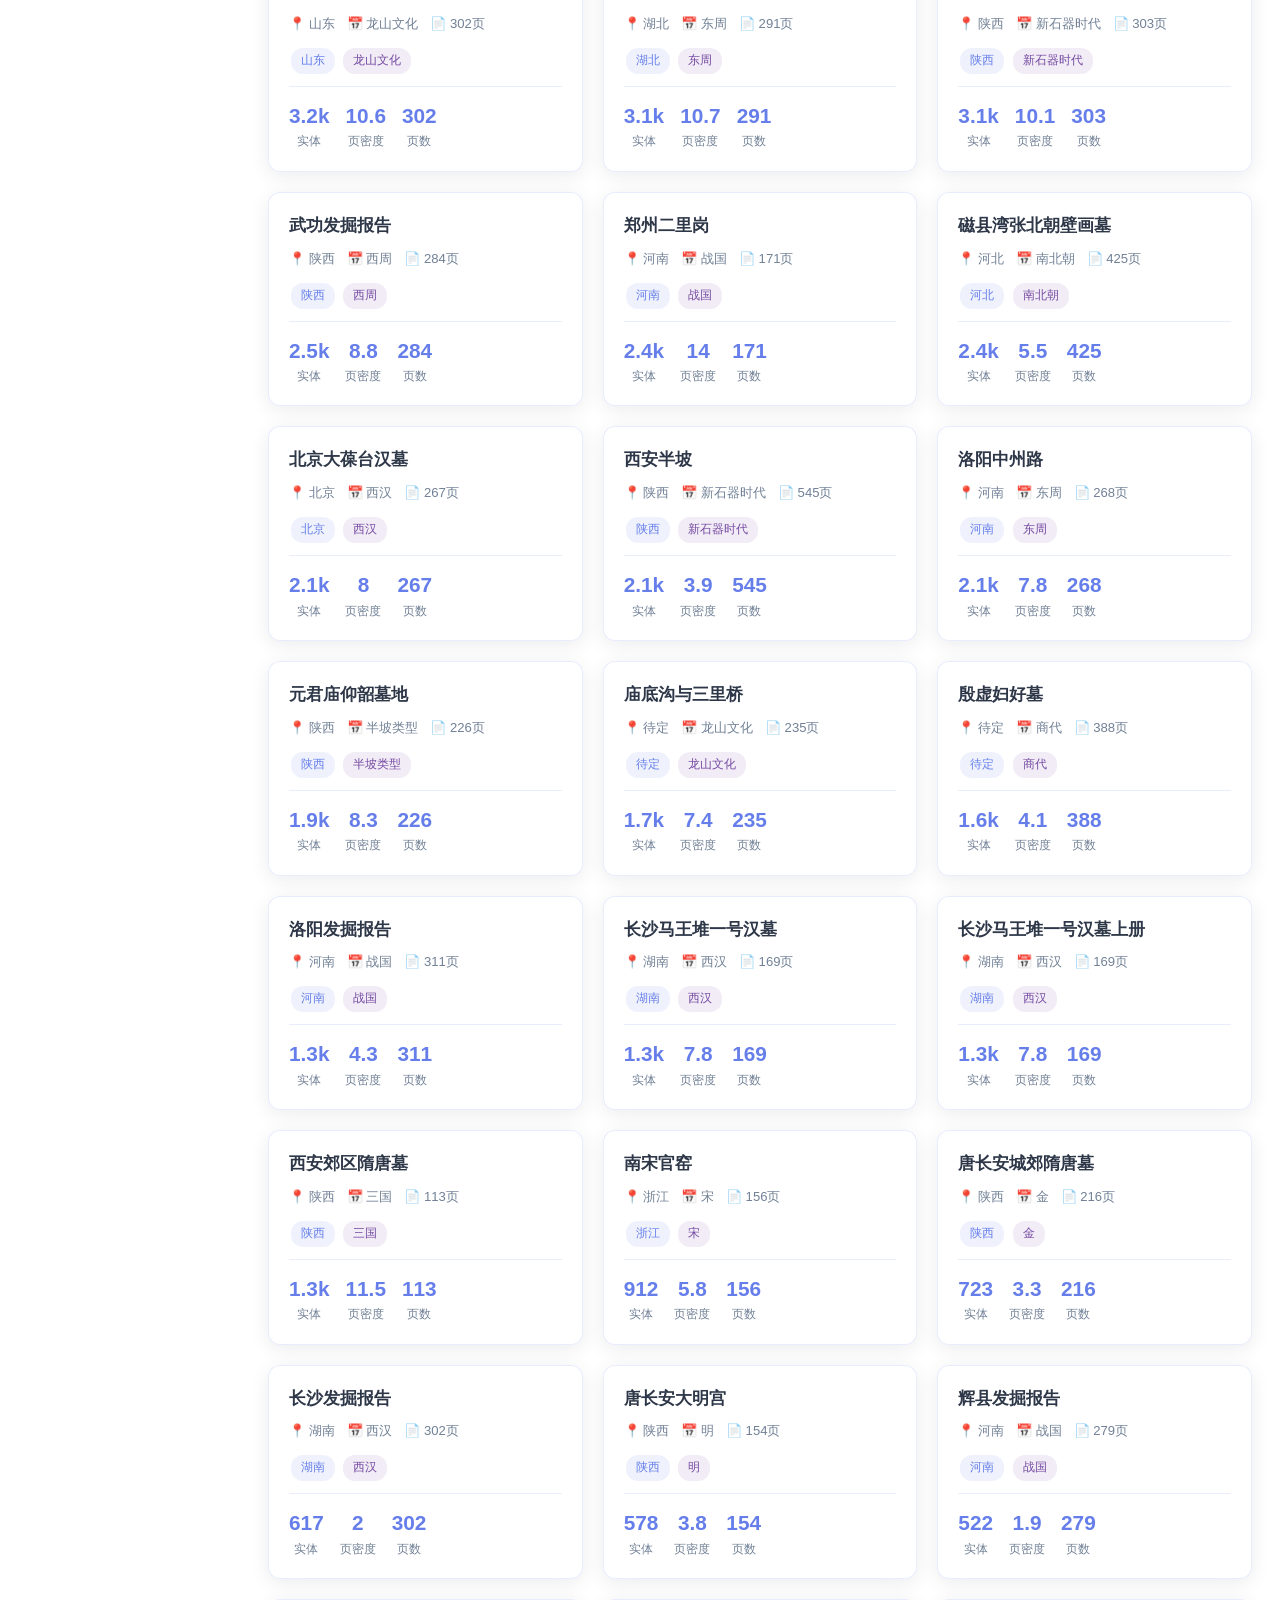
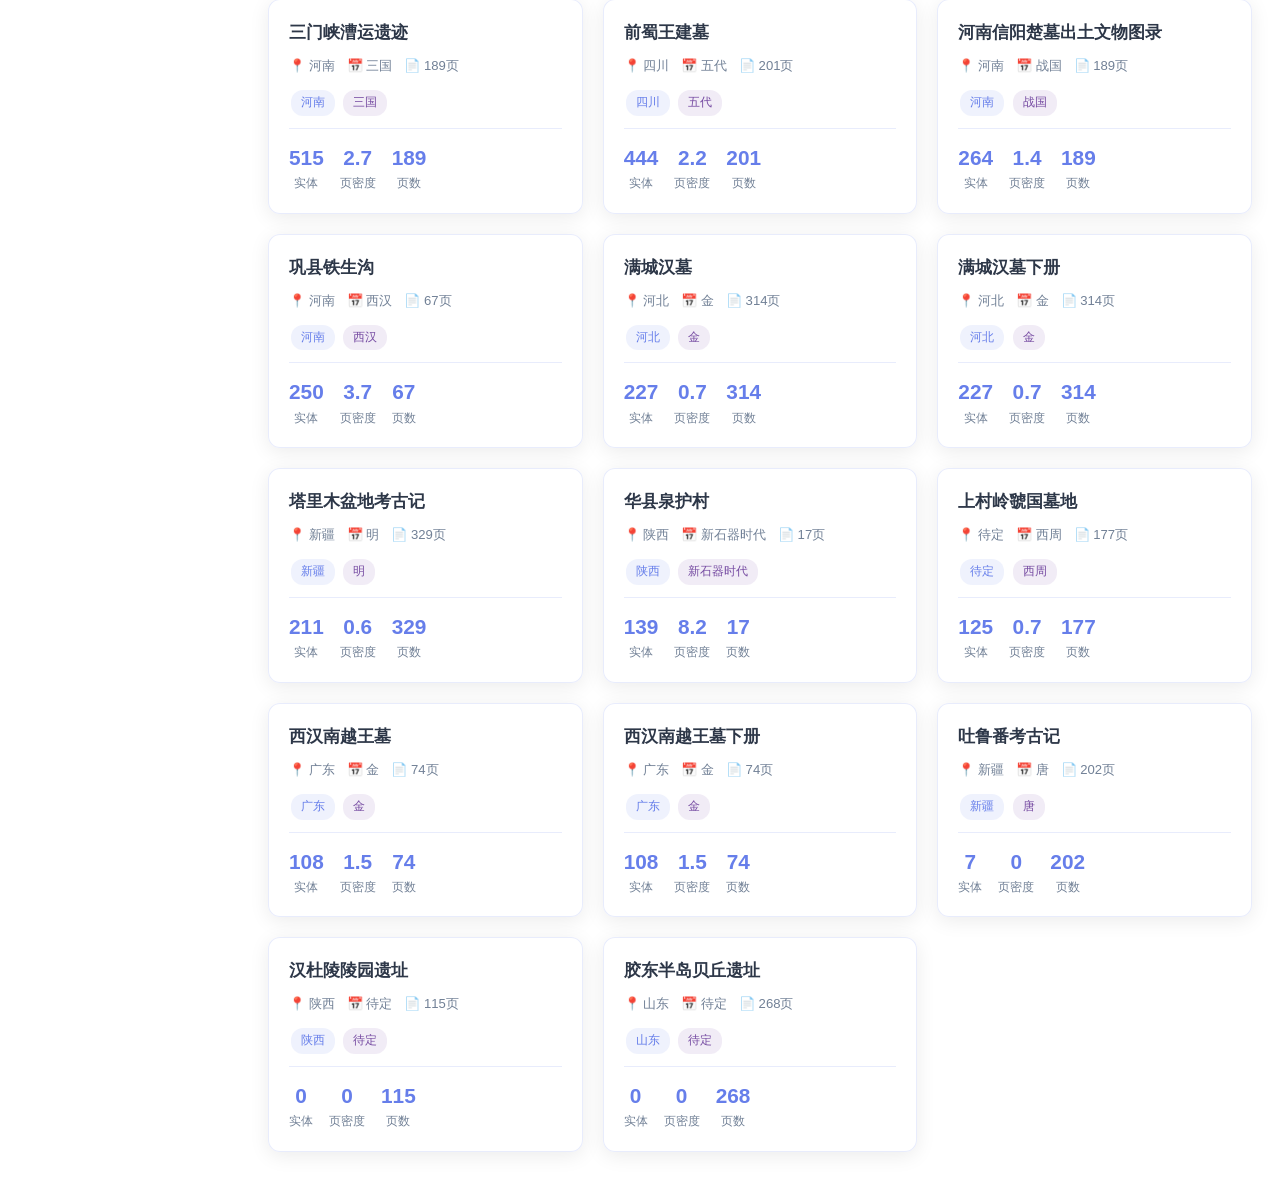
<file: docs/app/reports.html>
<!DOCTYPE html>
<html lang="zh-CN">
<head>
<meta charset="UTF-8">
<meta name="viewport" content="width=device-width, initial-scale=1.0">
<title>考古知识库 - 报告库</title>
<link rel="stylesheet" href="css/app.css">
<script src="js/data-index.js"></script>
<script src="js/app.js"></script>
</head>
<body>
<div class="app-layout">
  <nav class="sidebar">
    <div class="sidebar-header">
      <h1>🏛️ 考古知识库</h1>
      <p>《考古学专刊·丁种》智能标注系统</p>
    </div>
    <div class="nav-menu">
      <a href="index.html" class="nav-item"><span class="icon">📊</span>仪表盘</a>
      <a href="reports.html" class="nav-item active"><span class="icon">📚</span>报告库</a>
      <a href="entities.html" class="nav-item"><span class="icon">🏷️</span>实体浏览器</a>
      <a href="relations.html" class="nav-item"><span class="icon">🕸️</span>关系图谱</a>
      <a href="qa.html" class="nav-item"><span class="icon">💬</span>智能问答</a>
      <div class="nav-divider"></div>
      <div class="nav-label">已有页面</div>
      <a href="../index.html" class="nav-item" target="_blank"><span class="icon">🌐</span>总览网站</a>
      <a href="../cross_report_analysis.html" class="nav-item" target="_blank"><span class="icon">📈</span>跨报告分析</a>
      <a href="../output/archaeology_sites_map.html" class="nav-item" target="_blank"><span class="icon">🗺️</span>GIS地图</a>
    </div>
  </nav>

  <main class="main-content">
    <div class="topbar">
      <div class="topbar-title">报告库</div>
      <div class="topbar-search">
        <span class="search-icon">🔍</span>
        <input type="text" id="search-input" placeholder="搜索遗址名称...">
      </div>
    </div>

    <div class="page-content">
      <!-- 筛选栏 -->
      <div class="filter-bar" id="province-filters">
        <button class="filter-btn active" data-filter="all">全部</button>
      </div>
      <div class="filter-bar" id="era-filters">
        <button class="filter-btn active" data-filter="all">全部年代</button>
      </div>

      <!-- 排序 -->
      <div style="margin-bottom: 16px; font-size: 0.88em; color: var(--text-light);">
        共 <strong id="report-count">0</strong> 本报告 
        <span style="margin-left: 20px;">排序:</span>
        <select id="sort-select" style="padding: 4px 10px; border-radius: 6px; border: 1px solid var(--border); margin-left: 8px;">
          <option value="entities-desc">实体数 ↓</option>
          <option value="entities-asc">实体数 ↑</option>
          <option value="pages-desc">页数 ↓</option>
          <option value="density-desc">页密度 ↓</option>
          <option value="name">名称</option>
        </select>
      </div>

      <!-- 报告网格 -->
      <div class="reports-grid" id="reports-grid">
        <div class="loading">正在加载报告数据...</div>
      </div>
    </div>
  </main>
</div>

<script>
let allReports = [];
let currentFilter = { province: 'all', era: 'all' };
let currentSort = 'entities-desc';

window.onAppDataLoaded = function(data) {
  allReports = data.reports;
  
  // 生成省份筛选
  const provinces = [...new Set(allReports.map(r => r.province))].sort();
  const pContainer = document.getElementById('province-filters');
  provinces.forEach(p => {
    const btn = document.createElement('button');
    btn.className = 'filter-btn';
    btn.textContent = p;
    btn.dataset.filter = p;
    btn.onclick = () => setFilter('province', p, btn);
    pContainer.appendChild(btn);
  });
  
  // 生成年代筛选
  const eras = [...new Set(allReports.map(r => r.era))].sort();
  const eContainer = document.getElementById('era-filters');
  eras.forEach(e => {
    const btn = document.createElement('button');
    btn.className = 'filter-btn';
    btn.textContent = e;
    btn.dataset.filter = e;
    btn.onclick = () => setFilter('era', e, btn);
    eContainer.appendChild(btn);
  });
  
  // 搜索
  document.getElementById('search-input').addEventListener('input', debounce((e) => {
    renderReports(e.target.value);
  }, 200));
  
  // 排序
  document.getElementById('sort-select').addEventListener('change', (e) => {
    currentSort = e.target.value;
    renderReports(document.getElementById('search-input').value);
  });
  
  renderReports();
};

function setFilter(type, value, btn) {
  currentFilter[type] = value;
  document.querySelectorAll(`#${type}-filters .filter-btn`).forEach(b => b.classList.remove('active'));
  btn.classList.add('active');
  renderReports(document.getElementById('search-input').value);
}

function renderReports(searchQuery = '') {
  let filtered = allReports.filter(r => {
    if (currentFilter.province !== 'all' && r.province !== currentFilter.province) return false;
    if (currentFilter.era !== 'all' && r.era !== currentFilter.era) return false;
    if (searchQuery && !r.name.includes(searchQuery) && !r.province.includes(searchQuery)) return false;
    return true;
  });
  
  // 排序
  filtered.sort((a, b) => {
    switch(currentSort) {
      case 'entities-desc': return b.entities - a.entities;
      case 'entities-asc': return a.entities - b.entities;
      case 'pages-desc': return b.pages - a.pages;
      case 'density-desc': return b.density - a.density;
      case 'name': return a.name.localeCompare(b.name, 'zh');
      default: return 0;
    }
  });
  
  document.getElementById('report-count').textContent = filtered.length;
  
  const grid = document.getElementById('reports-grid');
  grid.innerHTML = '';
  
  if (filtered.length === 0) {
    grid.innerHTML = '<div class="empty-state"><div class="empty-state-icon">📭</div><p>没有找到匹配的报告</p></div>';
    return;
  }
  
  filtered.forEach(r => {
    const card = document.createElement('div');
    card.className = 'report-card';
    card.innerHTML = `
      <div class="report-name">${r.name}</div>
      <div class="report-meta">
        <span>📍 ${r.province}</span>
        <span>📅 ${r.era}</span>
        <span>📄 ${r.pages}页</span>
      </div>
      <div style="margin-bottom: 10px;">
        <span class="tag tag-province">${r.province}</span>
        <span class="tag tag-era">${r.era}</span>
      </div>
      <div class="report-stats">
        <div class="report-stat">
          <div class="report-stat-value">${App.formatNumber(r.entities)}</div>
          <div class="report-stat-label">实体</div>
        </div>
        <div class="report-stat">
          <div class="report-stat-value">${r.density}</div>
          <div class="report-stat-label">页密度</div>
        </div>
        <div class="report-stat">
          <div class="report-stat-value">${r.pages}</div>
          <div class="report-stat-label">页数</div>
        </div>
      </div>
    `;
    card.onclick = () => {
      window.open(`../reports_md/${r.name}_全本标注报告.md`, '_blank');
    };
    grid.appendChild(card);
  });
}
</script>
</body>
</html>
</file>
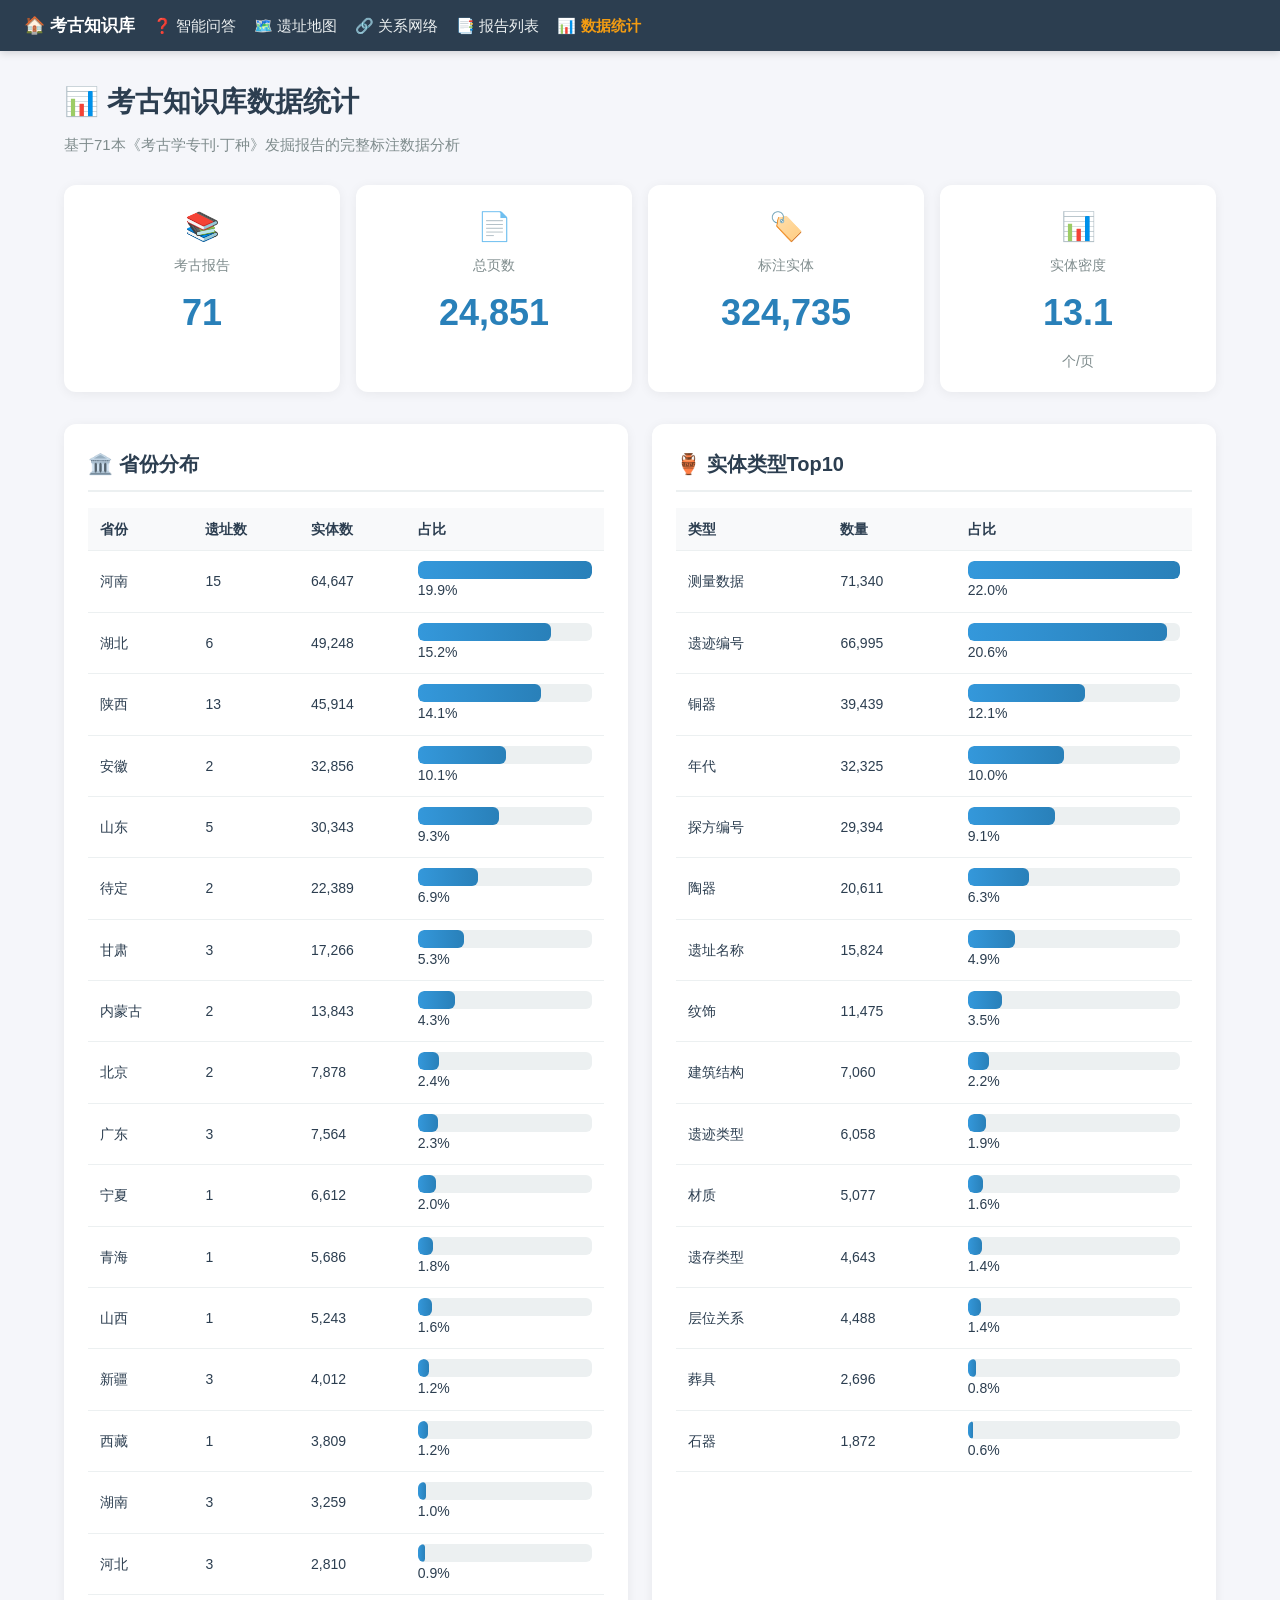
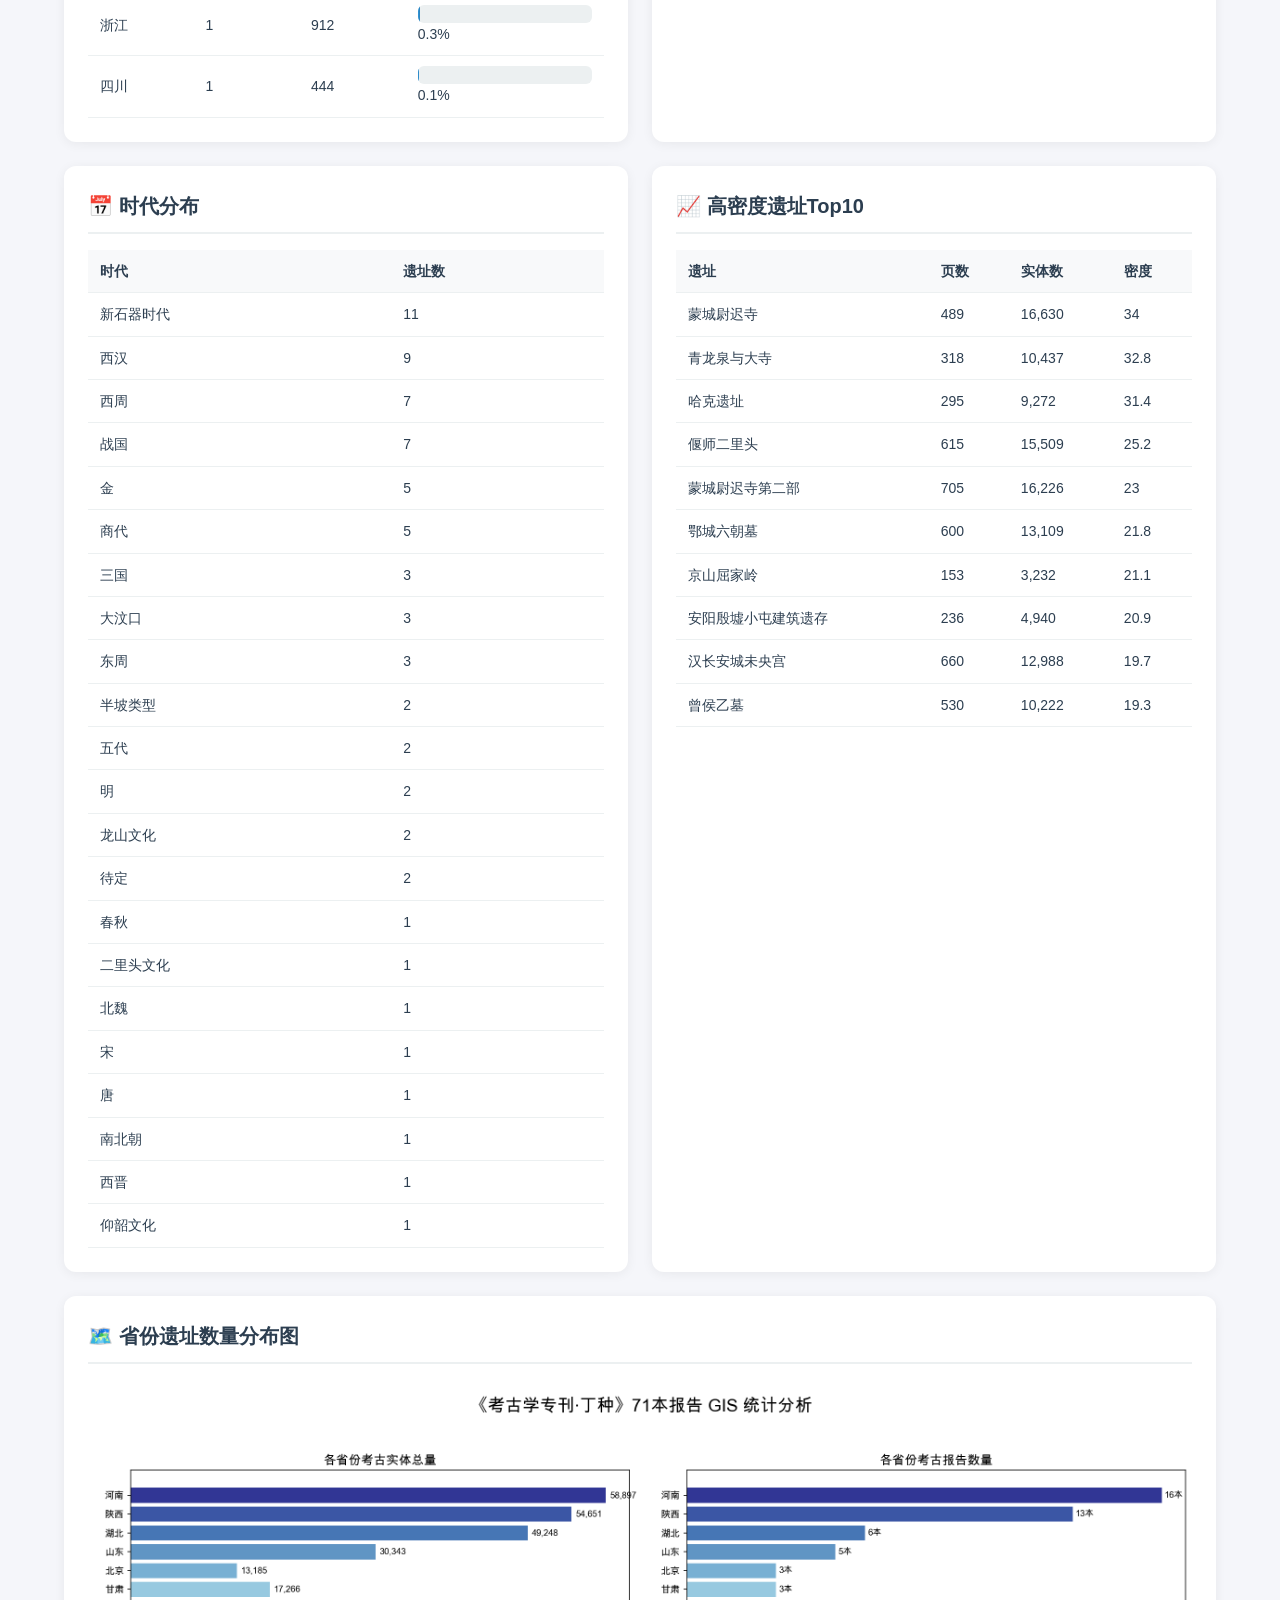
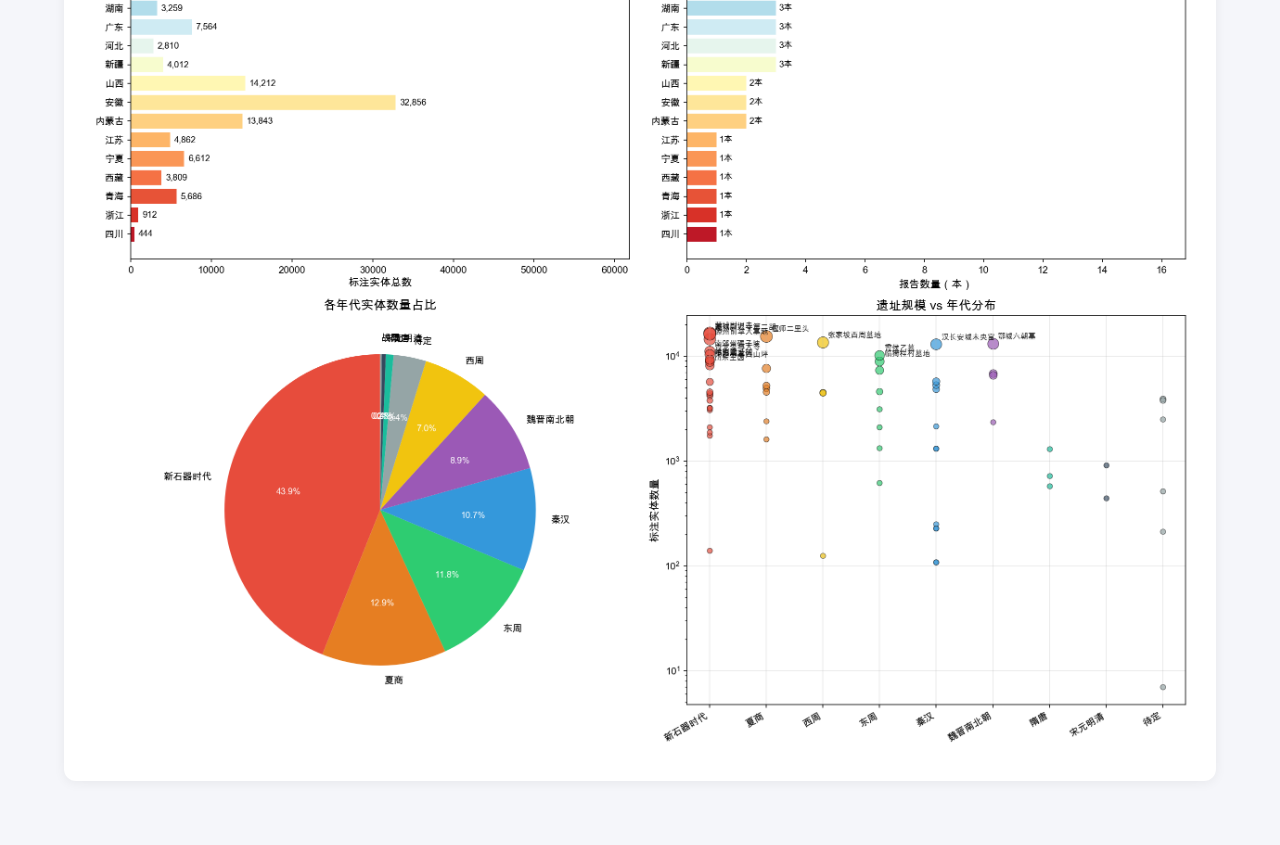
<file: docs/app/stats.html>
<!DOCTYPE html>
<html lang="zh-CN">
<head>
<meta charset="UTF-8">
<meta name="viewport" content="width=device-width, initial-scale=1.0">
<title>数据统计 - 考古知识库</title>
<style>
*{margin:0;padding:0;box-sizing:border-box;}
body{font-family:-apple-system,BlinkMacSystemFont,"Segoe UI",Roboto,sans-serif;background:#f5f6fa;color:#2c3e50;line-height:1.6;}
nav{background:#2c3e50;padding:12px 24px;display:flex;gap:18px;align-items:center;position:fixed;top:0;left:0;right:0;z-index:9999;box-shadow:0 2px 8px rgba(0,0,0,.15);}
nav a{color:#ecf0f1;text-decoration:none;font-size:15px;transition:.2s;}
nav a:hover{color:#f39c12;}
nav a:first-child{font-weight:bold;font-size:17px;color:#fff;}
main{padding:80px 24px 40px;max-width:1200px;margin:0 auto;}
h1{font-size:28px;margin-bottom:8px;color:#2c3e50;}
.subtitle{color:#7f8c8d;margin-bottom:28px;font-size:15px;}
.cards{display:grid;grid-template-columns:repeat(auto-fit,minmax(200px,1fr));gap:16px;margin-bottom:32px;}
.card{background:#fff;border-radius:12px;padding:20px;text-align:center;box-shadow:0 2px 12px rgba(0,0,0,.06);transition:.2s;}
.card:hover{transform:translateY(-2px);box-shadow:0 4px 20px rgba(0,0,0,.1);}
.card .num{font-size:36px;font-weight:700;color:#2980b9;margin:8px 0;}
.card .label{font-size:14px;color:#7f8c8d;}
.card .icon{font-size:28px;margin-bottom:4px;}
section{background:#fff;border-radius:12px;padding:24px;margin-bottom:24px;box-shadow:0 2px 12px rgba(0,0,0,.06);}
section h2{font-size:20px;margin-bottom:16px;padding-bottom:10px;border-bottom:2px solid #ecf0f1;display:flex;align-items:center;gap:8px;}
table{width:100%;border-collapse:collapse;font-size:14px;}
th,td{padding:10px 12px;text-align:left;border-bottom:1px solid #ecf0f1;}
th{background:#f8f9fa;font-weight:600;color:#2c3e50;}
tr:hover{background:#f8f9fa;}
.bar-bg{background:#ecf0f1;border-radius:6px;height:18px;overflow:hidden;min-width:100px;}
.bar-fill{background:linear-gradient(90deg,#3498db,#2980b9);height:100%;border-radius:6px;transition:width .6s ease;}
.chart-img{max-width:100%;border-radius:8px;margin-top:12px;}
.two-col{display:grid;grid-template-columns:1fr 1fr;gap:24px;}
@media(max-width:800px){.two-col{grid-template-columns:1fr;}}
</style>
</head>
<body>
<nav>
  <a href="index.html">🏠 考古知识库</a>
  <a href="qa.html">❓ 智能问答</a>
  <a href="map.html">🗺️ 遗址地图</a>
  <a href="relations.html">🔗 关系网络</a>
  <a href="reports.html">📑 报告列表</a>
  <a href="stats.html" style="color:#f39c12;font-weight:bold;">📊 数据统计</a>
</nav>

<main>
<h1>📊 考古知识库数据统计</h1>
<p class="subtitle">基于71本《考古学专刊·丁种》发掘报告的完整标注数据分析</p>

<div class="cards" id="overview"></div>

<div class="two-col">
<section>
  <h2>🏛️ 省份分布</h2>
  <table id="province-table"><thead><tr><th>省份</th><th>遗址数</th><th>实体数</th><th>占比</th></tr></thead><tbody></tbody></table>
</section>
<section>
  <h2>🏺 实体类型Top10</h2>
  <table id="type-table"><thead><tr><th>类型</th><th>数量</th><th>占比</th></tr></thead><tbody></tbody></table>
</section>
</div>

<div class="two-col">
<section>
  <h2>📅 时代分布</h2>
  <table id="era-table"><thead><tr><th>时代</th><th>遗址数</th></tr></thead><tbody></tbody></table>
</section>
<section>
  <h2>📈 高密度遗址Top10</h2>
  <table id="density-table"><thead><tr><th>遗址</th><th>页数</th><th>实体数</th><th>密度</th></tr></thead><tbody></tbody></table>
</section>
</div>

<section>
  <h2>🗺️ 省份遗址数量分布图</h2>
  <img src="../../output/province_stats.png" alt="省份统计图" class="chart-img" onerror="this.style.display='none';this.parentElement.innerHTML+='<p style=color:#e74c3c>图片加载失败，请确认output/province_stats.png存在</p>'">
</section>
</main>

<script src="js/knowledge-base.js"></script>
<script>
const kb = KNOWLEDGE_BASE;
const reports = Object.keys(kb);
let totalPages = 0, totalEntities = 0;
const provinceStats = {}, eraStats = {}, typeStats = {};

reports.forEach(name => {
  const d = kb[name];
  totalPages += d.pages;
  totalEntities += d.entities;
  
  const p = d.province || '待定';
  provinceStats[p] = (provinceStats[p] || 0) + d.entities;
  
  const e = d.era || '待定';
  eraStats[e] = (eraStats[e] || 0) + 1;
  
  Object.entries(d.types || {}).forEach(([t, n]) => {
    typeStats[t] = (typeStats[t] || 0) + n;
  });
});

// Overview cards
document.getElementById('overview').innerHTML = `
  <div class="card"><div class="icon">📚</div><div class="label">考古报告</div><div class="num">${reports.length}</div></div>
  <div class="card"><div class="icon">📄</div><div class="label">总页数</div><div class="num">${totalPages.toLocaleString()}</div></div>
  <div class="card"><div class="icon">🏷️</div><div class="label">标注实体</div><div class="num">${totalEntities.toLocaleString()}</div></div>
  <div class="card"><div class="icon">📊</div><div class="label">实体密度</div><div class="num">${(totalEntities/totalPages).toFixed(1)}</div><div class="label">个/页</div></div>
`;

// Province table
const provinceSorted = Object.entries(provinceStats).sort((a,b)=>b[1]-a[1]);
const maxP = provinceSorted[0][1];
document.querySelector('#province-table tbody').innerHTML = provinceSorted.map(([p,n])=>{
  const pct = ((n/totalEntities)*100).toFixed(1);
  return `<tr><td>${p}</td><td>${eraStats[p]||reports.filter(r=>kb[r].province===p).length}</td><td>${n.toLocaleString()}</td>
    <td><div class="bar-bg"><div class="bar-fill" style="width:${(n/maxP*100).toFixed(1)}%"></div></div> ${pct}%</td></tr>`;
}).join('');

// Type table
const typeSorted = Object.entries(typeStats).sort((a,b)=>b[1]-a[1]).slice(0,15);
const maxT = typeSorted[0][1];
document.querySelector('#type-table tbody').innerHTML = typeSorted.map(([t,n])=>{
  const pct = ((n/totalEntities)*100).toFixed(1);
  return `<tr><td>${t}</td><td>${n.toLocaleString()}</td>
    <td><div class="bar-bg"><div class="bar-fill" style="width:${(n/maxT*100).toFixed(1)}%"></div></div> ${pct}%</td></tr>`;
}).join('');

// Era table
const eraSorted = Object.entries(eraStats).sort((a,b)=>b[1]-a[1]);
document.querySelector('#era-table tbody').innerHTML = eraSorted.map(([e,n])=>`<tr><td>${e}</td><td>${n}</td></tr>`).join('');

// Density table
const densitySorted = reports.map(r=>({name:r,...kb[r]})).sort((a,b)=>b.density-a.density).slice(0,10);
document.querySelector('#density-table tbody').innerHTML = densitySorted.map(d=>`<tr><td>${d.name}</td><td>${d.pages}</td><td>${d.entities.toLocaleString()}</td><td>${d.density}</td></tr>`).join('');
</script>
</body>
</html>
</file>
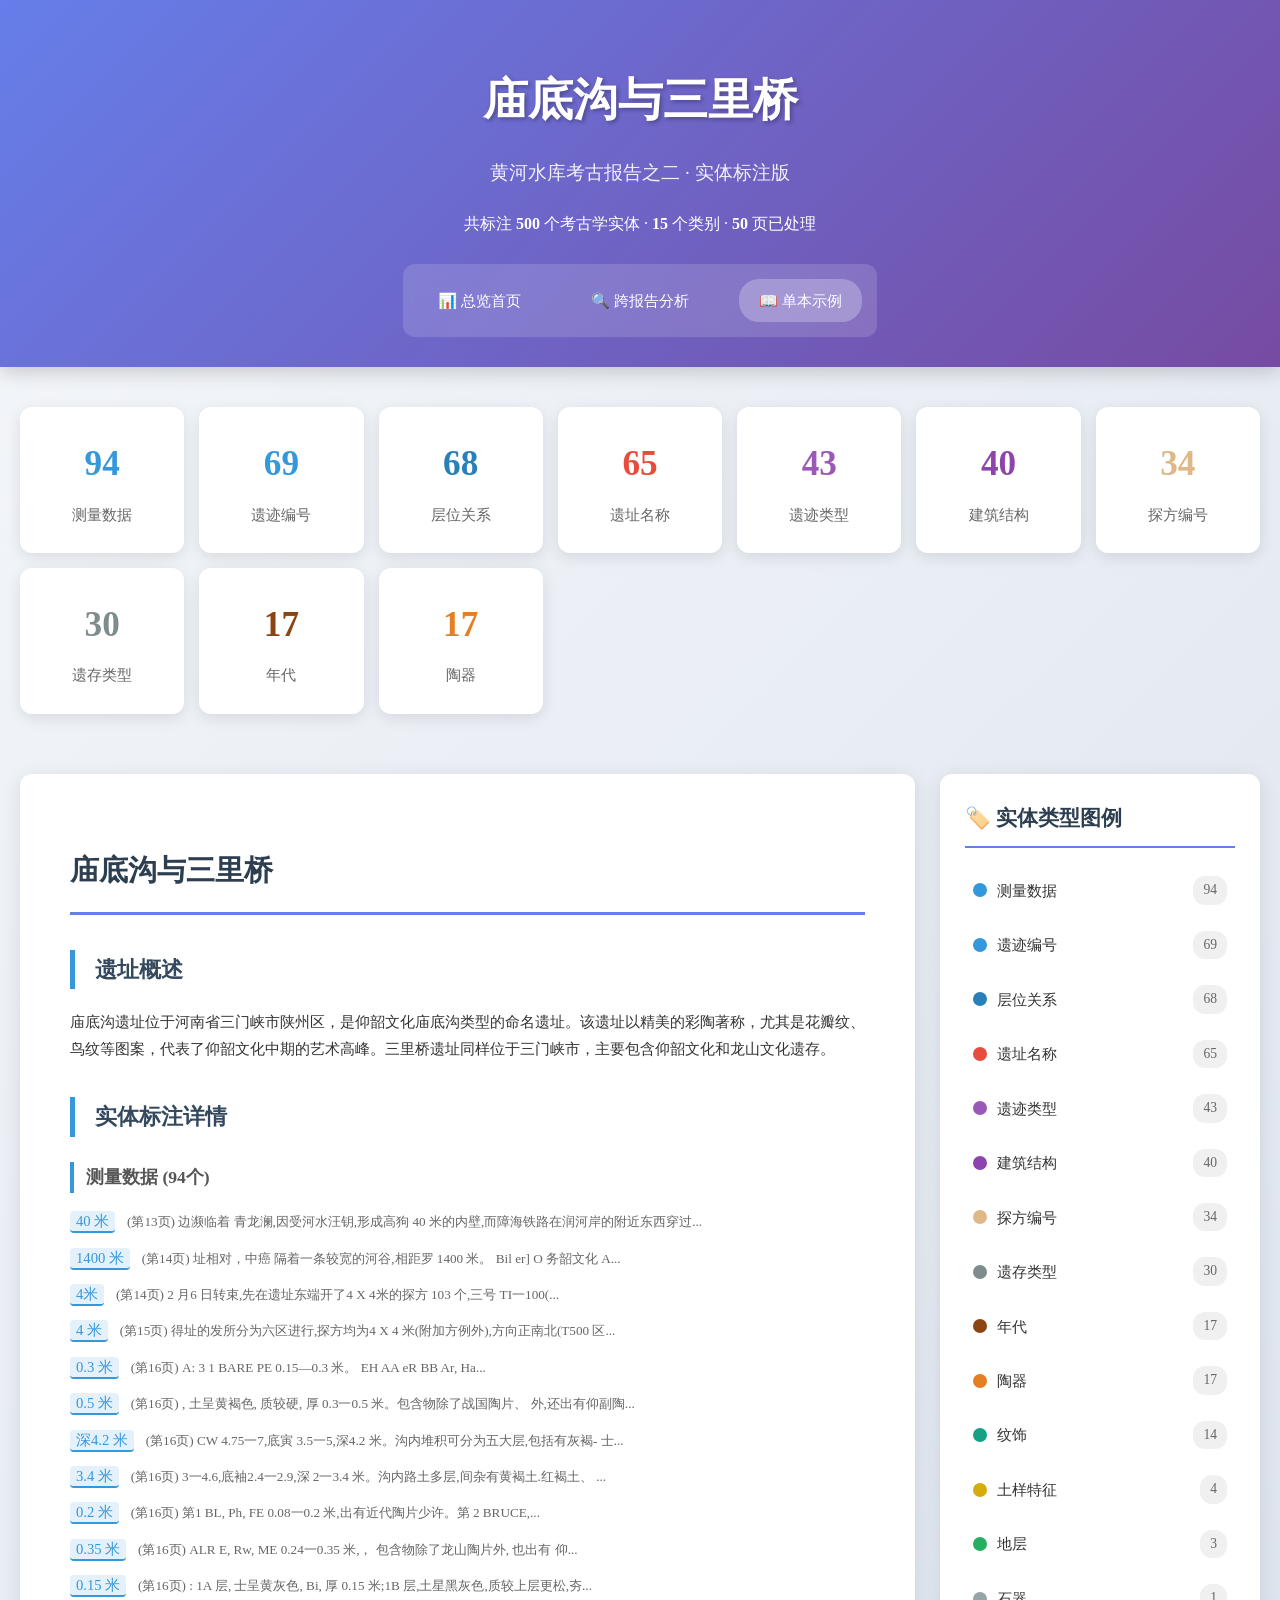
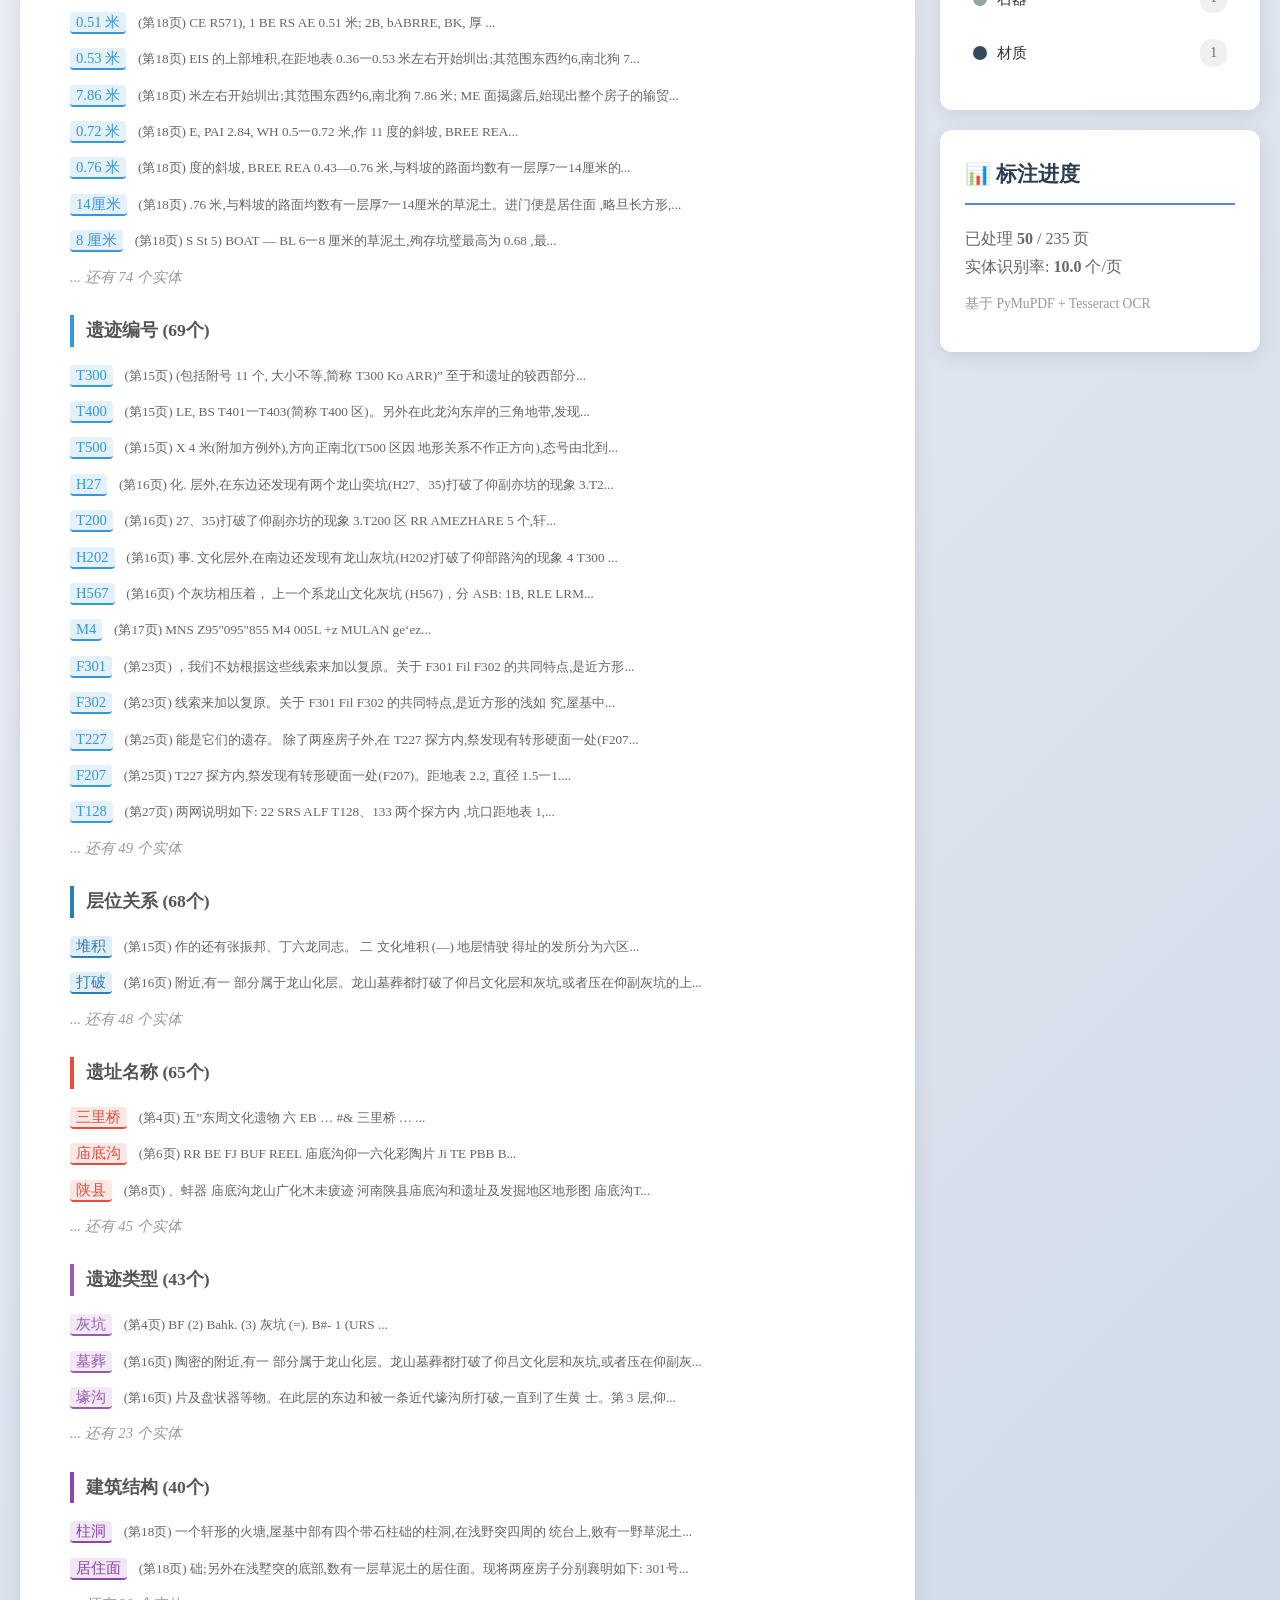
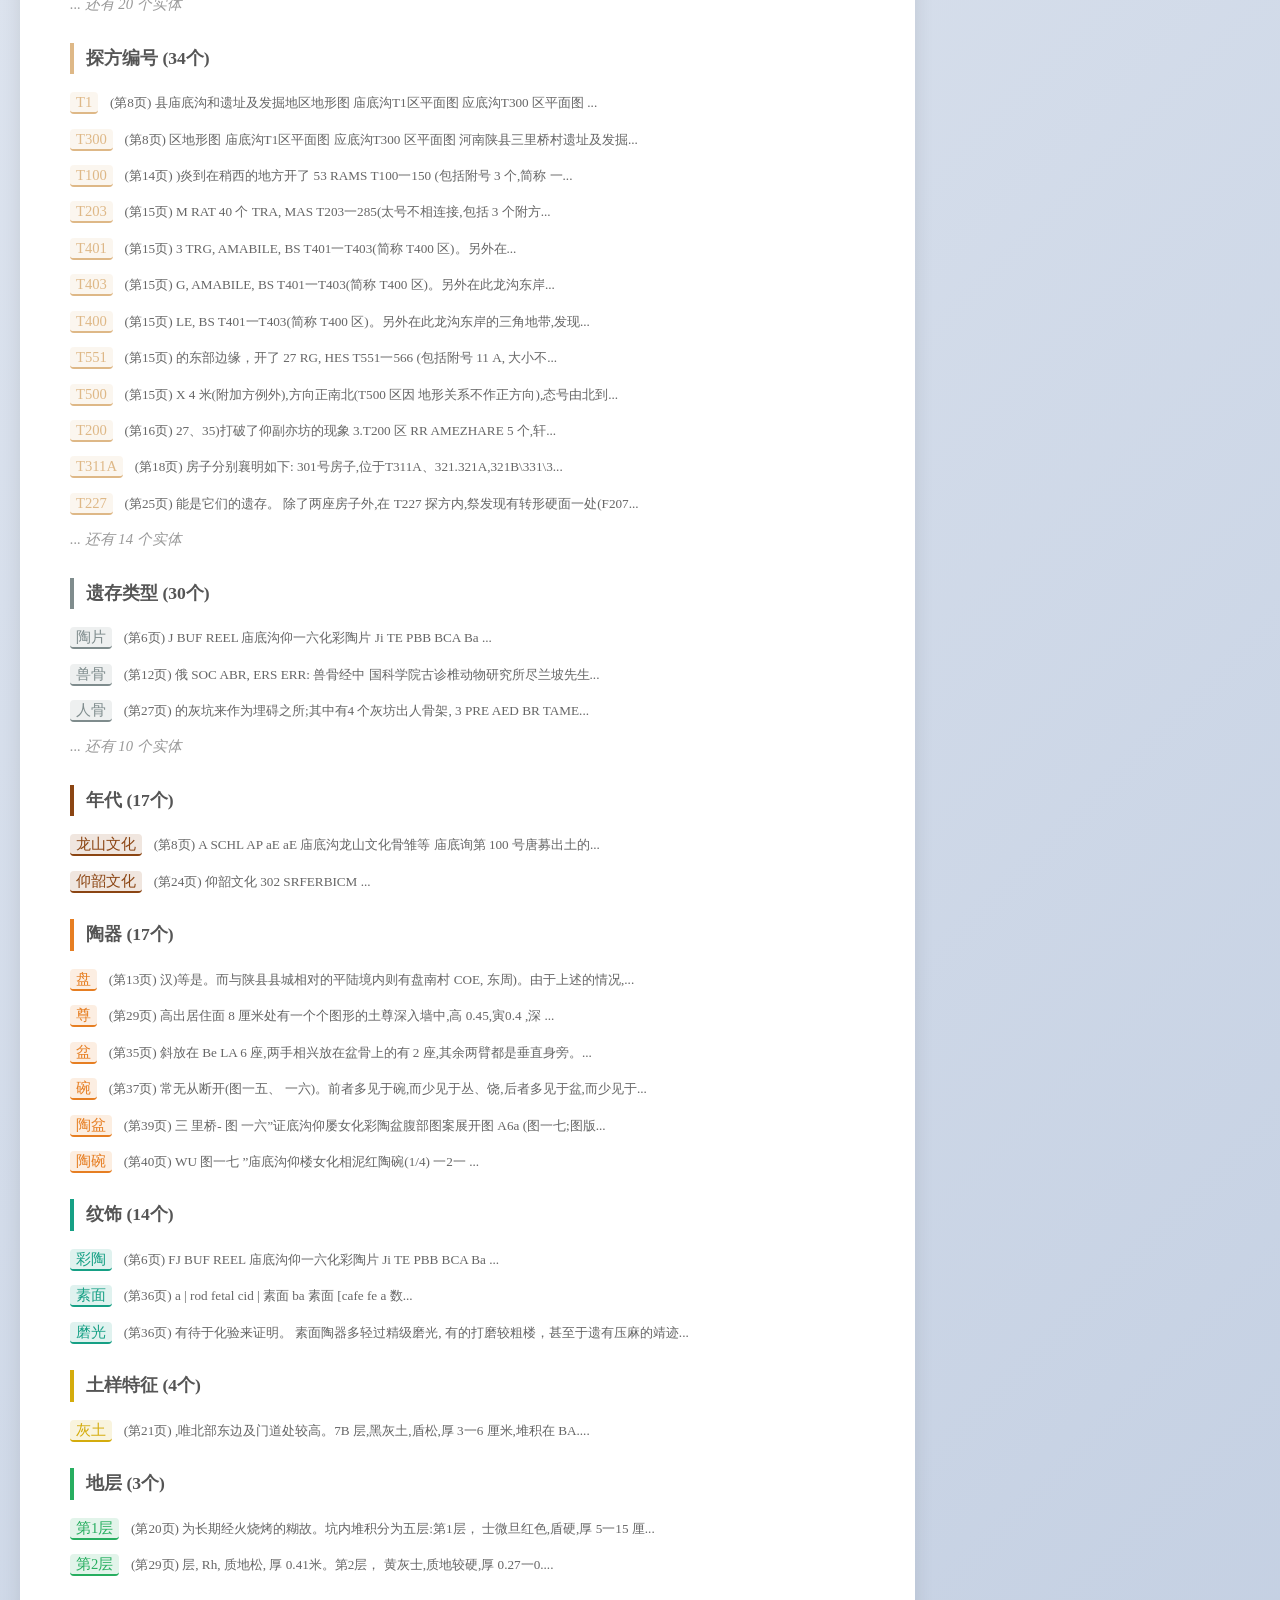
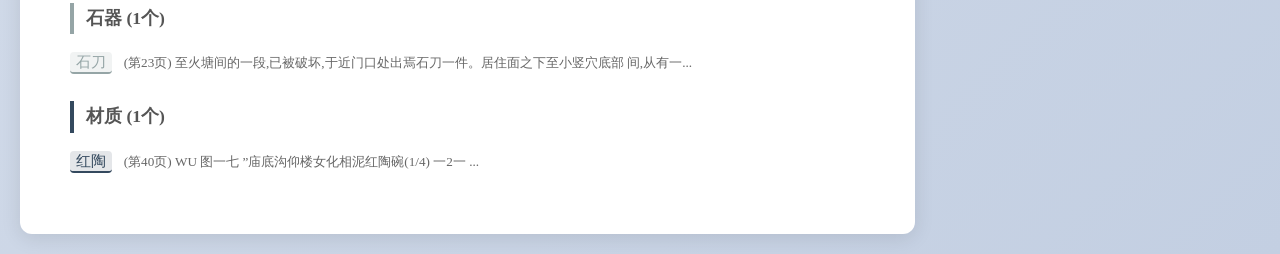
<file: docs/chapters/miaodigou_annotated.html>
<!DOCTYPE html>
<html lang="zh-CN">
<head>
    <meta charset="UTF-8">
    <meta name="viewport" content="width=device-width, initial-scale=1.0">
    <title>庙底沟与三里桥 - 考古报告实体标注</title>
    <style>
        * { margin: 0; padding: 0; box-sizing: border-box; }
        body { font-family: "Noto Serif SC", "SimSun", "Songti SC", serif; line-height: 1.8; color: #333; background: linear-gradient(135deg, #f5f7fa 0%, #c3cfe2 100%); min-height: 100vh; }
        .header { background: linear-gradient(135deg, #667eea 0%, #764ba2 100%); color: white; padding: 60px 20px 30px; text-align: center; box-shadow: 0 4px 20px rgba(0,0,0,0.2); }
        .header h1 { font-size: 2.8em; margin-bottom: 15px; text-shadow: 2px 2px 4px rgba(0,0,0,0.3); }
        .header .subtitle { font-size: 1.2em; opacity: 0.9; }
        .nav-bar {
            background: rgba(255,255,255,0.15);
            backdrop-filter: blur(10px);
            padding: 15px;
            margin-top: 25px;
            border-radius: 12px;
            display: inline-flex;
            gap: 30px;
        }
        .nav-bar a {
            color: white;
            text-decoration: none;
            padding: 8px 20px;
            border-radius: 20px;
            transition: all 0.3s;
            font-size: 0.95em;
        }
        .nav-bar a:hover, .nav-bar a.active {
            background: rgba(255,255,255,0.25);
        }
        .stats-bar { display: grid; grid-template-columns: repeat(auto-fit, minmax(150px, 1fr)); gap: 15px; max-width: 1400px; margin: 40px auto; padding: 0 20px; }
        .stat-card { background: white; padding: 25px 15px; border-radius: 12px; text-align: center; box-shadow: 0 4px 15px rgba(0,0,0,0.1); transition: transform 0.3s; }
        .stat-card:hover { transform: translateY(-5px); }
        .stat-number { font-size: 2.2em; font-weight: bold; margin-bottom: 5px; }
        .stat-label { color: #666; font-size: 0.95em; }
        .main-container { display: flex; max-width: 1600px; margin: 0 auto; padding: 20px; gap: 25px; }
        .content { flex: 1; background: white; padding: 50px; border-radius: 12px; box-shadow: 0 4px 20px rgba(0,0,0,0.1); font-size: 11pt; }
        .sidebar { width: 320px; position: sticky; top: 20px; height: fit-content; }
        .legend-panel { background: white; padding: 25px; border-radius: 12px; box-shadow: 0 4px 20px rgba(0,0,0,0.1); margin-bottom: 20px; }
        .legend-panel h3 { margin-bottom: 20px; color: #2c3e50; font-size: 1.3em; border-bottom: 2px solid #667eea; padding-bottom: 10px; }
        .legend-item { display: flex; align-items: center; margin: 10px 0; padding: 8px; border-radius: 6px; transition: background 0.2s; }
        .legend-item:hover { background: #f5f5f5; }
        .entity-dot { width: 14px; height: 14px; border-radius: 50%; margin-right: 10px; flex-shrink: 0; }
        .legend-name { flex: 1; font-size: 0.95em; }
        .legend-count { background: #f0f0f0; padding: 2px 10px; border-radius: 12px; font-size: 0.85em; color: #666; }
        .content h1 { font-size: 2em; color: #2c3e50; margin: 20px 0 25px; padding-bottom: 15px; border-bottom: 3px solid #667eea; }
        .content h2 { font-size: 1.5em; color: #34495e; margin: 35px 0 20px; padding-left: 20px; border-left: 5px solid #3498db; }
        .content h3 { font-size: 1.2em; color: #555; margin: 25px 0 15px; }
        .content p { margin: 10px 0; text-align: justify; }
        .entity { padding: 2px 6px; border-radius: 4px; font-weight: 500; cursor: pointer; transition: all 0.2s; }
        .entity:hover { opacity: 0.8; box-shadow: 0 0 0 3px rgba(0,0,0,0.1); }
        .context { color: #666; font-size: 0.9em; margin-left: 8px; }
        .more { color: #999; font-style: italic; }
        @media (max-width: 1200px) { .main-container { flex-direction: column; } .sidebar { width: 100%; position: static; } .content { padding: 30px; } }
    </style>
</head>
<body>
    <div class="header">
        <h1>庙底沟与三里桥</h1>
        <div class="subtitle">黄河水库考古报告之二 · 实体标注版</div>
        <div style="margin-top: 20px; font-size: 1em;">
            共标注 <strong>500</strong> 个考古学实体 · 
            <strong>15</strong> 个类别 · 
            <strong>50</strong> 页已处理
        </div>
        <nav class="nav-bar">
            <a href="../index.html">📊 总览首页</a>
            <a href="../cross_report_analysis.html">🔍 跨报告分析</a>
            <a href="miaodigou_annotated.html" class="active">📖 单本示例</a>
        </nav>
    </div>
    <div class="stats-bar">
        
        <div class="stat-card">
            <div class="stat-number" style="color: #3498DB">94</div>
            <div class="stat-label">测量数据</div>
        </div>
    
        <div class="stat-card">
            <div class="stat-number" style="color: #3498DB">69</div>
            <div class="stat-label">遗迹编号</div>
        </div>
    
        <div class="stat-card">
            <div class="stat-number" style="color: #2980B9">68</div>
            <div class="stat-label">层位关系</div>
        </div>
    
        <div class="stat-card">
            <div class="stat-number" style="color: #E74C3C">65</div>
            <div class="stat-label">遗址名称</div>
        </div>
    
        <div class="stat-card">
            <div class="stat-number" style="color: #9B59B6">43</div>
            <div class="stat-label">遗迹类型</div>
        </div>
    
        <div class="stat-card">
            <div class="stat-number" style="color: #8E44AD">40</div>
            <div class="stat-label">建筑结构</div>
        </div>
    
        <div class="stat-card">
            <div class="stat-number" style="color: #DEB887">34</div>
            <div class="stat-label">探方编号</div>
        </div>
    
        <div class="stat-card">
            <div class="stat-number" style="color: #7F8C8D">30</div>
            <div class="stat-label">遗存类型</div>
        </div>
    
        <div class="stat-card">
            <div class="stat-number" style="color: #8B4513">17</div>
            <div class="stat-label">年代</div>
        </div>
    
        <div class="stat-card">
            <div class="stat-number" style="color: #E67E22">17</div>
            <div class="stat-label">陶器</div>
        </div>
    
    </div>
    <div class="main-container">
        <div class="content">
            <h1>庙底沟与三里桥</h1><h2>遗址概述</h2><p>庙底沟遗址位于河南省三门峡市陕州区，是仰韶文化庙底沟类型的命名遗址。该遗址以精美的彩陶著称，尤其是花瓣纹、鸟纹等图案，代表了仰韶文化中期的艺术高峰。三里桥遗址同样位于三门峡市，主要包含仰韶文化和龙山文化遗存。</p><h2>实体标注详情</h2><h3 style="border-left: 4px solid #3498DB; padding-left: 12px;">测量数据 (94个)</h3><p><span class="entity" style="background-color: #3498DB22; color: #3498DB; border-bottom: 2px solid #3498DB;"> 40 米</span> <span class="context">(第13页) 边濒临着
青龙澜,因受河水汪钥,形成高狗 40 米的内壁,而障海铁路在润河岸的附近东西穿过...</span></p><p><span class="entity" style="background-color: #3498DB22; color: #3498DB; border-bottom: 2px solid #3498DB;"> 1400 米</span> <span class="context">(第14页) 址相对，中癌
隔着一条较宽的河谷,相距罗 1400 米。

 Bil
er] O 务韶文化 A...</span></p><p><span class="entity" style="background-color: #3498DB22; color: #3498DB; border-bottom: 2px solid #3498DB;"> 4米</span> <span class="context">(第14页) 2 月6
日转束,先在遗址东端开了4 X 4米的探方 103 个,三号 TI一100(...</span></p><p><span class="entity" style="background-color: #3498DB22; color: #3498DB; border-bottom: 2px solid #3498DB;"> 4 米</span> <span class="context">(第15页) 
得址的发所分为六区进行,探方均为4 X 4 米(附加方例外),方向正南北(T500 区...</span></p><p><span class="entity" style="background-color: #3498DB22; color: #3498DB; border-bottom: 2px solid #3498DB;">0.3 米</span> <span class="context">(第16页) A: 3 1 BARE PE 0.15—0.3 米。 EH AA eR BB Ar, Ha...</span></p><p><span class="entity" style="background-color: #3498DB22; color: #3498DB; border-bottom: 2px solid #3498DB;">0.5 米</span> <span class="context">(第16页) , 土呈黄褐色, 质较硬, 厚 0.3一0.5 米。包含物除了战国陶片、
外,还出有仰副陶...</span></p><p><span class="entity" style="background-color: #3498DB22; color: #3498DB; border-bottom: 2px solid #3498DB;">深4.2 米</span> <span class="context">(第16页)  CW 4.75一7,底寅 3.5一5,深4.2 米。沟内堆积可分为五大层,包括有灰褐-
士...</span></p><p><span class="entity" style="background-color: #3498DB22; color: #3498DB; border-bottom: 2px solid #3498DB;">3.4 米</span> <span class="context">(第16页) 3一4.6,底袖2.4一2.9,深 2一3.4 米。沟内路土多层,间杂有黄褐土.红褐土、
...</span></p><p><span class="entity" style="background-color: #3498DB22; color: #3498DB; border-bottom: 2px solid #3498DB;">0.2 米</span> <span class="context">(第16页)  第1 BL, Ph, FE 0.08一0.2 米,出有近代陶片少许。第 2
BRUCE,...</span></p><p><span class="entity" style="background-color: #3498DB22; color: #3498DB; border-bottom: 2px solid #3498DB;">0.35 米</span> <span class="context">(第16页)  ALR E, Rw, ME 0.24一0.35 米,， 包含物除了龙山陶片外, 也出有
仰...</span></p><p><span class="entity" style="background-color: #3498DB22; color: #3498DB; border-bottom: 2px solid #3498DB;"> 0.15
米</span> <span class="context">(第16页) : 1A 层, 士呈黄灰色, Bi, 厚 0.15
米;1B 层,土星黑灰色,质较上层更松,夯...</span></p><p><span class="entity" style="background-color: #3498DB22; color: #3498DB; border-bottom: 2px solid #3498DB;"> 0.51
米</span> <span class="context">(第18页) CE R571), 1 BE RS AE 0.51
米; 2B, bABRRE, BK, 厚 ...</span></p><p><span class="entity" style="background-color: #3498DB22; color: #3498DB; border-bottom: 2px solid #3498DB;">0.53 米</span> <span class="context">(第18页) EIS
的上部堆积,在距地表 0.36一0.53 米左右开始圳出;其范围东西约6,南北狗 7...</span></p><p><span class="entity" style="background-color: #3498DB22; color: #3498DB; border-bottom: 2px solid #3498DB;"> 7.86 米</span> <span class="context">(第18页)  米左右开始圳出;其范围东西约6,南北狗 7.86 米; ME
面揭露后,始现出整个房子的输贸...</span></p><p><span class="entity" style="background-color: #3498DB22; color: #3498DB; border-bottom: 2px solid #3498DB;">0.72 米</span> <span class="context">(第18页) E, PAI 2.84, WH 0.5一0.72 米,作 11 度的斜坡, BREE REA...</span></p><p><span class="entity" style="background-color: #3498DB22; color: #3498DB; border-bottom: 2px solid #3498DB;">0.76
米</span> <span class="context">(第18页) 度的斜坡, BREE REA 0.43—0.76
米,与料坡的路面均数有一层厚7一14厘米的...</span></p><p><span class="entity" style="background-color: #3498DB22; color: #3498DB; border-bottom: 2px solid #3498DB;">14厘米</span> <span class="context">(第18页) .76
米,与料坡的路面均数有一层厚7一14厘米的草泥土。进门便是居住面 ,略旦长方形,...</span></p><p><span class="entity" style="background-color: #3498DB22; color: #3498DB; border-bottom: 2px solid #3498DB;">8 厘米</span> <span class="context">(第18页) S St 5) BOAT — BL 6一8 厘米的草泥土,殉存坑璧最高为 0.68 ,最...</span></p><p class="more">... 还有 74 个实体</p><h3 style="border-left: 4px solid #3498DB; padding-left: 12px;">遗迹编号 (69个)</h3><p><span class="entity" style="background-color: #3498DB22; color: #3498DB; border-bottom: 2px solid #3498DB;">T300</span> <span class="context">(第15页) (包括附号 11 个, 大小不等,简称 T300 Ko
ARR)” 至于和遗址的较西部分...</span></p><p><span class="entity" style="background-color: #3498DB22; color: #3498DB; border-bottom: 2px solid #3498DB;">T400</span> <span class="context">(第15页) LE, BS
T401一T403(简称 T400 区)。另外在此龙沟东岸的三角地带,发现...</span></p><p><span class="entity" style="background-color: #3498DB22; color: #3498DB; border-bottom: 2px solid #3498DB;">T500</span> <span class="context">(第15页)  X 4 米(附加方例外),方向正南北(T500 区因
地形关系不作正方向),态号由北到...</span></p><p><span class="entity" style="background-color: #3498DB22; color: #3498DB; border-bottom: 2px solid #3498DB;">H27</span> <span class="context">(第16页) 化.
层外,在东边还发现有两个龙山奕坑(H27、35)打破了仰副亦坊的现象

3.T2...</span></p><p><span class="entity" style="background-color: #3498DB22; color: #3498DB; border-bottom: 2px solid #3498DB;">T200</span> <span class="context">(第16页) 27、35)打破了仰副亦坊的现象

3.T200 区 RR AMEZHARE 5 个,轩...</span></p><p><span class="entity" style="background-color: #3498DB22; color: #3498DB; border-bottom: 2px solid #3498DB;">H202</span> <span class="context">(第16页) 事.
文化层外,在南边还发现有龙山灰坑(H202)打破了仰部路沟的现象

4 T300 ...</span></p><p><span class="entity" style="background-color: #3498DB22; color: #3498DB; border-bottom: 2px solid #3498DB;">H567</span> <span class="context">(第16页) 个灰坊相压着， 上一个系龙山文化灰坑 (H567)，分
ASB: 1B, RLE LRM...</span></p><p><span class="entity" style="background-color: #3498DB22; color: #3498DB; border-bottom: 2px solid #3498DB;">M4</span> <span class="context">(第17页) MNS Z95"095"855 M4 005L +z MULAN ge‘ez...</span></p><p><span class="entity" style="background-color: #3498DB22; color: #3498DB; border-bottom: 2px solid #3498DB;">F301</span> <span class="context">(第23页) ，我们不妨根据这些线索来加以复原。关于 F301 Fil F302 的共同特点,是近方形...</span></p><p><span class="entity" style="background-color: #3498DB22; color: #3498DB; border-bottom: 2px solid #3498DB;">F302</span> <span class="context">(第23页) 线索来加以复原。关于 F301 Fil F302 的共同特点,是近方形的浅如
究,屋基中...</span></p><p><span class="entity" style="background-color: #3498DB22; color: #3498DB; border-bottom: 2px solid #3498DB;">T227</span> <span class="context">(第25页) 能是它们的遗存。

除了两座房子外,在 T227 探方内,祭发现有转形硬面一处(F207...</span></p><p><span class="entity" style="background-color: #3498DB22; color: #3498DB; border-bottom: 2px solid #3498DB;">F207</span> <span class="context">(第25页) T227 探方内,祭发现有转形硬面一处(F207)。距地表 2.2, 直径
1.5一1....</span></p><p><span class="entity" style="background-color: #3498DB22; color: #3498DB; border-bottom: 2px solid #3498DB;">T128</span> <span class="context">(第27页) 两网说明如下:

22 SRS ALF T128、133 两个探方内 ,坑口距地表 1,...</span></p><p class="more">... 还有 49 个实体</p><h3 style="border-left: 4px solid #2980B9; padding-left: 12px;">层位关系 (68个)</h3><p><span class="entity" style="background-color: #2980B922; color: #2980B9; border-bottom: 2px solid #2980B9;">堆积</span> <span class="context">(第15页) 作的还有张振邦、丁六龙同志。

二 文化堆积

(—) 地层情驶
得址的发所分为六区...</span></p><p><span class="entity" style="background-color: #2980B922; color: #2980B9; border-bottom: 2px solid #2980B9;">打破</span> <span class="context">(第16页) 附近,有一
部分属于龙山化层。龙山墓葬都打破了仰吕文化层和灰坑,或者压在仰副灰坑的上...</span></p><p class="more">... 还有 48 个实体</p><h3 style="border-left: 4px solid #E74C3C; padding-left: 12px;">遗址名称 (65个)</h3><p><span class="entity" style="background-color: #E74C3C22; color: #E74C3C; border-bottom: 2px solid #E74C3C;">三里桥</span> <span class="context">(第4页) 五”东周文化遗物
六 EB …

#& 三里桥 …

...</span></p><p><span class="entity" style="background-color: #E74C3C22; color: #E74C3C; border-bottom: 2px solid #E74C3C;">庙底沟</span> <span class="context">(第6页) RR BE

FJ BUF REEL

庙底沟仰一六化彩陶片

Ji TE PBB B...</span></p><p><span class="entity" style="background-color: #E74C3C22; color: #E74C3C; border-bottom: 2px solid #E74C3C;">陕县</span> <span class="context">(第8页) 、蚌器

庙底沟龙山广化木未疲迹

河南陕县庙底沟和遗址及发掘地区地形图

庙底沟T...</span></p><p class="more">... 还有 45 个实体</p><h3 style="border-left: 4px solid #9B59B6; padding-left: 12px;">遗迹类型 (43个)</h3><p><span class="entity" style="background-color: #9B59B622; color: #9B59B6; border-bottom: 2px solid #9B59B6;">灰坑</span> <span class="context">(第4页)  BF

(2) Bahk.

(3) 灰坑

(=). B#-

1 (URS

...</span></p><p><span class="entity" style="background-color: #9B59B622; color: #9B59B6; border-bottom: 2px solid #9B59B6;">墓葬</span> <span class="context">(第16页) 陶密的附近,有一
部分属于龙山化层。龙山墓葬都打破了仰吕文化层和灰坑,或者压在仰副灰...</span></p><p><span class="entity" style="background-color: #9B59B622; color: #9B59B6; border-bottom: 2px solid #9B59B6;">壕沟</span> <span class="context">(第16页) 片及盘状器等物。在此层的东边和被一条近代壕沟所打破,一直到了生黄
士。第 3 层,仰...</span></p><p class="more">... 还有 23 个实体</p><h3 style="border-left: 4px solid #8E44AD; padding-left: 12px;">建筑结构 (40个)</h3><p><span class="entity" style="background-color: #8E44AD22; color: #8E44AD; border-bottom: 2px solid #8E44AD;">柱洞</span> <span class="context">(第18页) 一个轩形的火塘,屋基中部有四个带石柱础的柱洞,在浅野突四周的
统台上,败有一野草泥土...</span></p><p><span class="entity" style="background-color: #8E44AD22; color: #8E44AD; border-bottom: 2px solid #8E44AD;">居住面</span> <span class="context">(第18页) 础;另外在浅墅突的底部,数有一层草泥土的居住面。现将两座房子分别襄明如下:

301号...</span></p><p class="more">... 还有 20 个实体</p><h3 style="border-left: 4px solid #DEB887; padding-left: 12px;">探方编号 (34个)</h3><p><span class="entity" style="background-color: #DEB88722; color: #DEB887; border-bottom: 2px solid #DEB887;">T1</span> <span class="context">(第8页) 县庙底沟和遗址及发掘地区地形图

庙底沟T1区平面图

应底沟T300 区平面图

...</span></p><p><span class="entity" style="background-color: #DEB88722; color: #DEB887; border-bottom: 2px solid #DEB887;">T300</span> <span class="context">(第8页) 区地形图

庙底沟T1区平面图

应底沟T300 区平面图

河南陕县三里桥村遗址及发掘...</span></p><p><span class="entity" style="background-color: #DEB88722; color: #DEB887; border-bottom: 2px solid #DEB887;">T100</span> <span class="context">(第14页) )炎到在稍西的地方开了 53 RAMS T100一150 (包括附号 3 个,简称

一...</span></p><p><span class="entity" style="background-color: #DEB88722; color: #DEB887; border-bottom: 2px solid #DEB887;">T203</span> <span class="context">(第15页) M RAT 40 个
TRA, MAS T203一285(太号不相连接,包括 3 个附方...</span></p><p><span class="entity" style="background-color: #DEB88722; color: #DEB887; border-bottom: 2px solid #DEB887;">T401</span> <span class="context">(第15页)  3 TRG, AMABILE, BS
T401一T403(简称 T400 区)。另外在...</span></p><p><span class="entity" style="background-color: #DEB88722; color: #DEB887; border-bottom: 2px solid #DEB887;">T403</span> <span class="context">(第15页) G, AMABILE, BS
T401一T403(简称 T400 区)。另外在此龙沟东岸...</span></p><p><span class="entity" style="background-color: #DEB88722; color: #DEB887; border-bottom: 2px solid #DEB887;">T400</span> <span class="context">(第15页) LE, BS
T401一T403(简称 T400 区)。另外在此龙沟东岸的三角地带,发现...</span></p><p><span class="entity" style="background-color: #DEB88722; color: #DEB887; border-bottom: 2px solid #DEB887;">T551</span> <span class="context">(第15页) 的东部边缘，开了 27 RG, HES T551一566 (包括附号 11
A, 大小不...</span></p><p><span class="entity" style="background-color: #DEB88722; color: #DEB887; border-bottom: 2px solid #DEB887;">T500</span> <span class="context">(第15页)  X 4 米(附加方例外),方向正南北(T500 区因
地形关系不作正方向),态号由北到...</span></p><p><span class="entity" style="background-color: #DEB88722; color: #DEB887; border-bottom: 2px solid #DEB887;">T200</span> <span class="context">(第16页) 27、35)打破了仰副亦坊的现象

3.T200 区 RR AMEZHARE 5 个,轩...</span></p><p><span class="entity" style="background-color: #DEB88722; color: #DEB887; border-bottom: 2px solid #DEB887;">T311A</span> <span class="context">(第18页) 房子分别襄明如下:

301号房子,位于T311A、321.321A,321B\331\3...</span></p><p><span class="entity" style="background-color: #DEB88722; color: #DEB887; border-bottom: 2px solid #DEB887;">T227</span> <span class="context">(第25页) 能是它们的遗存。

除了两座房子外,在 T227 探方内,祭发现有转形硬面一处(F207...</span></p><p class="more">... 还有 14 个实体</p><h3 style="border-left: 4px solid #7F8C8D; padding-left: 12px;">遗存类型 (30个)</h3><p><span class="entity" style="background-color: #7F8C8D22; color: #7F8C8D; border-bottom: 2px solid #7F8C8D;">陶片</span> <span class="context">(第6页) J BUF REEL

庙底沟仰一六化彩陶片

Ji TE PBB BCA Ba

...</span></p><p><span class="entity" style="background-color: #7F8C8D22; color: #7F8C8D; border-bottom: 2px solid #7F8C8D;">兽骨</span> <span class="context">(第12页) 俄 SOC ABR, ERS ERR: 兽骨经中
国科学院古诊椎动物研究所尽兰坡先生...</span></p><p><span class="entity" style="background-color: #7F8C8D22; color: #7F8C8D; border-bottom: 2px solid #7F8C8D;">人骨</span> <span class="context">(第27页) 的灰坑来作为埋碍之所;其中有4 个灰坊出人骨架, 3 PRE AED
BR TAME...</span></p><p class="more">... 还有 10 个实体</p><h3 style="border-left: 4px solid #8B4513; padding-left: 12px;">年代 (17个)</h3><p><span class="entity" style="background-color: #8B451322; color: #8B4513; border-bottom: 2px solid #8B4513;">龙山文化</span> <span class="context">(第8页) A SCHL AP aE aE

庙底沟龙山文化骨雏等

庙底询第 100 号唐募出土的...</span></p><p><span class="entity" style="background-color: #8B451322; color: #8B4513; border-bottom: 2px solid #8B4513;">仰韶文化</span> <span class="context">(第24页) 仰韶文化 302 SRFERBICM      ...</span></p><h3 style="border-left: 4px solid #E67E22; padding-left: 12px;">陶器 (17个)</h3><p><span class="entity" style="background-color: #E67E2222; color: #E67E22; border-bottom: 2px solid #E67E22;">盘</span> <span class="context">(第13页) 汉)等是。而与陕县县城相对的平陆境内则有盘南村 COE,
东周)。由于上述的情况,...</span></p><p><span class="entity" style="background-color: #E67E2222; color: #E67E22; border-bottom: 2px solid #E67E22;">尊</span> <span class="context">(第29页) 
高出居住面 8 厘米处有一个个图形的土尊深入墙中,高 0.45,寅0.4 ,深 ...</span></p><p><span class="entity" style="background-color: #E67E2222; color: #E67E22; border-bottom: 2px solid #E67E22;">盆</span> <span class="context">(第35页) 斜放在
Be LA 6 座,两手相兴放在盆骨上的有 2 座,其余两臂都是垂直身旁。...</span></p><p><span class="entity" style="background-color: #E67E2222; color: #E67E22; border-bottom: 2px solid #E67E22;">碗</span> <span class="context">(第37页) 常无从断开(图一五、
一六)。前者多见于碗,而少见于丛、饶,后者多见于盆,而少见于...</span></p><p><span class="entity" style="background-color: #E67E2222; color: #E67E22; border-bottom: 2px solid #E67E22;">陶盆</span> <span class="context">(第39页) 三 里桥-

图 一六”证底沟仰屡女化彩陶盆腹部图案展开图

A6a (图一七;图版...</span></p><p><span class="entity" style="background-color: #E67E2222; color: #E67E22; border-bottom: 2px solid #E67E22;">陶碗</span> <span class="context">(第40页)  WU

图一七 ”庙底沟仰楼女化相泥红陶碗(1/4)

一2一
...</span></p><h3 style="border-left: 4px solid #16A085; padding-left: 12px;">纹饰 (14个)</h3><p><span class="entity" style="background-color: #16A08522; color: #16A085; border-bottom: 2px solid #16A085;">彩陶</span> <span class="context">(第6页) FJ BUF REEL

庙底沟仰一六化彩陶片

Ji TE PBB BCA Ba
...</span></p><p><span class="entity" style="background-color: #16A08522; color: #16A085; border-bottom: 2px solid #16A085;">素面</span> <span class="context">(第36页) a | rod fetal cid | 素面 ba 素面 [cafe fe a

数...</span></p><p><span class="entity" style="background-color: #16A08522; color: #16A085; border-bottom: 2px solid #16A085;">磨光</span> <span class="context">(第36页) 有待于化验来证明。

素面陶器多轻过精级磨光, 有的打磨较粗楼，甚至于遗有压麻的靖迹...</span></p><h3 style="border-left: 4px solid #D4AC0D; padding-left: 12px;">土样特征 (4个)</h3><p><span class="entity" style="background-color: #D4AC0D22; color: #D4AC0D; border-bottom: 2px solid #D4AC0D;">灰土</span> <span class="context">(第21页)  ,唯北部东边及门道处较高。7B 层,黑灰土,盾松,厚 3一6 厘米,堆积在
BA....</span></p><h3 style="border-left: 4px solid #27AE60; padding-left: 12px;">地层 (3个)</h3><p><span class="entity" style="background-color: #27AE6022; color: #27AE60; border-bottom: 2px solid #27AE60;">第1层</span> <span class="context">(第20页) 为长期经火烧烤的糊故。坑内堆积分为五层:第1层，

士微旦红色,盾硬,厚 5一15 厘...</span></p><p><span class="entity" style="background-color: #27AE6022; color: #27AE60; border-bottom: 2px solid #27AE60;">第2层</span> <span class="context">(第29页) 层, Rh, 质地松, 厚 0.41米。第2层，
黄灰士,质地较硬,厚 0.27一0....</span></p><h3 style="border-left: 4px solid #95A5A6; padding-left: 12px;">石器 (1个)</h3><p><span class="entity" style="background-color: #95A5A622; color: #95A5A6; border-bottom: 2px solid #95A5A6;">石刀</span> <span class="context">(第23页) 至火塘间的一段,已被破坏,于近门口处出焉石刀一件。居住面之下至小竖穴底部
间,从有一...</span></p><h3 style="border-left: 4px solid #34495E; padding-left: 12px;">材质 (1个)</h3><p><span class="entity" style="background-color: #34495E22; color: #34495E; border-bottom: 2px solid #34495E;">红陶</span> <span class="context">(第40页)   WU

图一七 ”庙底沟仰楼女化相泥红陶碗(1/4)

一2一
...</span></p>
        </div>
        <div class="sidebar">
            <div class="legend-panel">
                <h3>🏷️ 实体类型图例</h3>
                
            <div class="legend-item">
                <span class="entity-dot" style="background-color: #3498DB"></span>
                <span class="legend-name">测量数据</span>
                <span class="legend-count">94</span>
            </div>
        
            <div class="legend-item">
                <span class="entity-dot" style="background-color: #3498DB"></span>
                <span class="legend-name">遗迹编号</span>
                <span class="legend-count">69</span>
            </div>
        
            <div class="legend-item">
                <span class="entity-dot" style="background-color: #2980B9"></span>
                <span class="legend-name">层位关系</span>
                <span class="legend-count">68</span>
            </div>
        
            <div class="legend-item">
                <span class="entity-dot" style="background-color: #E74C3C"></span>
                <span class="legend-name">遗址名称</span>
                <span class="legend-count">65</span>
            </div>
        
            <div class="legend-item">
                <span class="entity-dot" style="background-color: #9B59B6"></span>
                <span class="legend-name">遗迹类型</span>
                <span class="legend-count">43</span>
            </div>
        
            <div class="legend-item">
                <span class="entity-dot" style="background-color: #8E44AD"></span>
                <span class="legend-name">建筑结构</span>
                <span class="legend-count">40</span>
            </div>
        
            <div class="legend-item">
                <span class="entity-dot" style="background-color: #DEB887"></span>
                <span class="legend-name">探方编号</span>
                <span class="legend-count">34</span>
            </div>
        
            <div class="legend-item">
                <span class="entity-dot" style="background-color: #7F8C8D"></span>
                <span class="legend-name">遗存类型</span>
                <span class="legend-count">30</span>
            </div>
        
            <div class="legend-item">
                <span class="entity-dot" style="background-color: #8B4513"></span>
                <span class="legend-name">年代</span>
                <span class="legend-count">17</span>
            </div>
        
            <div class="legend-item">
                <span class="entity-dot" style="background-color: #E67E22"></span>
                <span class="legend-name">陶器</span>
                <span class="legend-count">17</span>
            </div>
        
            <div class="legend-item">
                <span class="entity-dot" style="background-color: #16A085"></span>
                <span class="legend-name">纹饰</span>
                <span class="legend-count">14</span>
            </div>
        
            <div class="legend-item">
                <span class="entity-dot" style="background-color: #D4AC0D"></span>
                <span class="legend-name">土样特征</span>
                <span class="legend-count">4</span>
            </div>
        
            <div class="legend-item">
                <span class="entity-dot" style="background-color: #27AE60"></span>
                <span class="legend-name">地层</span>
                <span class="legend-count">3</span>
            </div>
        
            <div class="legend-item">
                <span class="entity-dot" style="background-color: #95A5A6"></span>
                <span class="legend-name">石器</span>
                <span class="legend-count">1</span>
            </div>
        
            <div class="legend-item">
                <span class="entity-dot" style="background-color: #34495E"></span>
                <span class="legend-name">材质</span>
                <span class="legend-count">1</span>
            </div>
        
            </div>
            <div class="legend-panel">
                <h3>📊 标注进度</h3>
                <p style="margin: 10px 0; color: #666;">
                    已处理 <strong>50</strong> / 235 页<br>
                    实体识别率: <strong>10.0</strong> 个/页
                </p>
                <p style="margin: 10px 0; color: #999; font-size: 0.85em;">
                    基于 PyMuPDF + Tesseract OCR
                </p>
            </div>
        </div>
    </div>
</body>
</html>
</file>
<file: docs/app/css/app.css>
/* ============================================
   考古知识库应用 - 统一样式
   ============================================ */

:root {
  --primary: #667eea;
  --primary-dark: #5a67d8;
  --secondary: #764ba2;
  --bg: linear-gradient(135deg, #f5f7fa 0%, #e8e4df 100%);
  --card-bg: rgba(255,255,255,0.92);
  --text: #2d3748;
  --text-light: #718096;
  --border: rgba(102,126,234,0.15);
  --shadow: 0 4px 20px rgba(0,0,0,0.08);
  --shadow-hover: 0 8px 30px rgba(0,0,0,0.12);
  --radius: 12px;
  --nav-width: 240px;
  --header-height: 64px;
}

* { margin: 0; padding: 0; box-sizing: border-box; }

body {
  font-family: -apple-system, BlinkMacSystemFont, 'Segoe UI', Roboto, 'Helvetica Neue', Arial, sans-serif;
  background: var(--bg);
  background-attachment: fixed;
  color: var(--text);
  min-height: 100vh;
  line-height: 1.6;
}

/* 布局 */
.app-layout {
  display: flex;
  min-height: 100vh;
}

/* 侧边导航 */
.sidebar {
  width: var(--nav-width);
  background: linear-gradient(180deg, var(--primary) 0%, var(--secondary) 100%);
  color: white;
  position: fixed;
  height: 100vh;
  overflow-y: auto;
  z-index: 100;
  transition: transform 0.3s;
}

.sidebar-header {
  padding: 24px 20px;
  border-bottom: 1px solid rgba(255,255,255,0.15);
}

.sidebar-header h1 {
  font-size: 1.3em;
  font-weight: 700;
  letter-spacing: -0.5px;
}

.sidebar-header p {
  font-size: 0.75em;
  opacity: 0.75;
  margin-top: 4px;
}

.nav-menu {
  padding: 16px 0;
}

.nav-item {
  display: flex;
  align-items: center;
  padding: 12px 20px;
  color: rgba(255,255,255,0.85);
  text-decoration: none;
  font-size: 0.92em;
  transition: all 0.2s;
  border-left: 3px solid transparent;
}

.nav-item:hover {
  background: rgba(255,255,255,0.1);
  color: white;
}

.nav-item.active {
  background: rgba(255,255,255,0.15);
  color: white;
  border-left-color: rgba(255,255,255,0.6);
}

.nav-item .icon {
  width: 22px;
  margin-right: 12px;
  font-size: 1.1em;
  text-align: center;
}

.nav-divider {
  height: 1px;
  background: rgba(255,255,255,0.1);
  margin: 12px 16px;
}

.nav-label {
  padding: 8px 20px;
  font-size: 0.7em;
  text-transform: uppercase;
  letter-spacing: 1px;
  opacity: 0.5;
}

/* 主内容区 */
.main-content {
  flex: 1;
  margin-left: var(--nav-width);
  min-height: 100vh;
}

/* 顶部栏 */
.topbar {
  height: var(--header-height);
  background: var(--card-bg);
  backdrop-filter: blur(10px);
  border-bottom: 1px solid var(--border);
  display: flex;
  align-items: center;
  justify-content: space-between;
  padding: 0 28px;
  position: sticky;
  top: 0;
  z-index: 50;
}

.topbar-title {
  font-size: 1.15em;
  font-weight: 600;
  color: var(--text);
}

.topbar-search {
  position: relative;
  width: 320px;
}

.topbar-search input {
  width: 100%;
  padding: 10px 16px 10px 38px;
  border: 1px solid var(--border);
  border-radius: 24px;
  background: rgba(102,126,234,0.04);
  font-size: 0.9em;
  outline: none;
  transition: all 0.2s;
}

.topbar-search input:focus {
  border-color: var(--primary);
  box-shadow: 0 0 0 3px rgba(102,126,234,0.1);
}

.topbar-search .search-icon {
  position: absolute;
  left: 14px;
  top: 50%;
  transform: translateY(-50%);
  opacity: 0.4;
}

/* 页面内容 */
.page-content {
  padding: 28px;
  max-width: 1400px;
}

/* 统计卡片 */
.stats-grid {
  display: grid;
  grid-template-columns: repeat(auto-fit, minmax(200px, 1fr));
  gap: 20px;
  margin-bottom: 28px;
}

.stat-card {
  background: var(--card-bg);
  border-radius: var(--radius);
  padding: 24px;
  box-shadow: var(--shadow);
  transition: all 0.3s;
  border: 1px solid var(--border);
}

.stat-card:hover {
  transform: translateY(-3px);
  box-shadow: var(--shadow-hover);
}

.stat-value {
  font-size: 2.2em;
  font-weight: 700;
  background: linear-gradient(135deg, var(--primary), var(--secondary));
  -webkit-background-clip: text;
  -webkit-text-fill-color: transparent;
  line-height: 1.2;
}

.stat-label {
  font-size: 0.85em;
  color: var(--text-light);
  margin-top: 6px;
}

.stat-change {
  font-size: 0.78em;
  margin-top: 8px;
  padding: 2px 8px;
  border-radius: 10px;
  display: inline-block;
  background: rgba(102,126,234,0.08);
  color: var(--primary);
}

/* 卡片 */
.card {
  background: var(--card-bg);
  border-radius: var(--radius);
  padding: 24px;
  box-shadow: var(--shadow);
  border: 1px solid var(--border);
  margin-bottom: 20px;
}

.card-header {
  display: flex;
  align-items: center;
  justify-content: space-between;
  margin-bottom: 16px;
}

.card-title {
  font-size: 1.15em;
  font-weight: 600;
  color: var(--text);
  display: flex;
  align-items: center;
  gap: 10px;
}

.card-title::before {
  content: '';
  width: 4px;
  height: 20px;
  background: linear-gradient(180deg, var(--primary), var(--secondary));
  border-radius: 2px;
}

/* 报告卡片网格 */
.reports-grid {
  display: grid;
  grid-template-columns: repeat(auto-fill, minmax(300px, 1fr));
  gap: 20px;
}

.report-card {
  background: var(--card-bg);
  border-radius: var(--radius);
  padding: 20px;
  box-shadow: var(--shadow);
  border: 1px solid var(--border);
  transition: all 0.3s;
  cursor: pointer;
  position: relative;
  overflow: hidden;
}

.report-card:hover {
  transform: translateY(-4px);
  box-shadow: var(--shadow-hover);
  border-color: rgba(102,126,234,0.3);
}

.report-card::before {
  content: '';
  position: absolute;
  top: 0;
  left: 0;
  right: 0;
  height: 3px;
  background: linear-gradient(90deg, var(--primary), var(--secondary));
  opacity: 0;
  transition: opacity 0.3s;
}

.report-card:hover::before {
  opacity: 1;
}

.report-name {
  font-size: 1.05em;
  font-weight: 600;
  margin-bottom: 8px;
  color: var(--text);
}

.report-meta {
  display: flex;
  gap: 12px;
  font-size: 0.82em;
  color: var(--text-light);
  margin-bottom: 12px;
}

.report-meta span {
  display: flex;
  align-items: center;
  gap: 4px;
}

.report-stats {
  display: flex;
  gap: 16px;
  padding-top: 12px;
  border-top: 1px solid var(--border);
}

.report-stat {
  text-align: center;
}

.report-stat-value {
  font-size: 1.3em;
  font-weight: 700;
  color: var(--primary);
}

.report-stat-label {
  font-size: 0.72em;
  color: var(--text-light);
}

/* 标签 */
.tag {
  display: inline-block;
  padding: 3px 10px;
  border-radius: 12px;
  font-size: 0.78em;
  font-weight: 500;
  margin: 2px;
}

.tag-province { background: rgba(102,126,234,0.1); color: var(--primary); }
.tag-era { background: rgba(118,75,162,0.1); color: var(--secondary); }
.tag-entity { background: rgba(46,204,113,0.1); color: #27ae60; }

/* 筛选栏 */
.filter-bar {
  display: flex;
  gap: 12px;
  margin-bottom: 20px;
  flex-wrap: wrap;
}

.filter-btn {
  padding: 8px 16px;
  border: 1px solid var(--border);
  border-radius: 20px;
  background: var(--card-bg);
  cursor: pointer;
  font-size: 0.85em;
  transition: all 0.2s;
}

.filter-btn:hover, .filter-btn.active {
  background: var(--primary);
  color: white;
  border-color: var(--primary);
}

/* 表格 */
.data-table {
  width: 100%;
  border-collapse: collapse;
  font-size: 0.88em;
}

.data-table th {
  text-align: left;
  padding: 12px 16px;
  border-bottom: 2px solid var(--border);
  font-weight: 600;
  color: var(--text-light);
  font-size: 0.8em;
  text-transform: uppercase;
  letter-spacing: 0.5px;
}

.data-table td {
  padding: 12px 16px;
  border-bottom: 1px solid var(--border);
}

.data-table tr:hover td {
  background: rgba(102,126,234,0.03);
}

/* 实体标签云 */
.entity-cloud {
  display: flex;
  flex-wrap: wrap;
  gap: 8px;
}

.entity-tag {
  padding: 6px 14px;
  border-radius: 16px;
  font-size: 0.85em;
  cursor: pointer;
  transition: all 0.2s;
  border: 1px solid transparent;
}

.entity-tag:hover {
  transform: scale(1.05);
}

/* 问答 */
.qa-list {
  display: flex;
  flex-direction: column;
  gap: 16px;
}

.qa-item {
  background: var(--card-bg);
  border-radius: var(--radius);
  border: 1px solid var(--border);
  overflow: hidden;
}

.qa-question {
  padding: 18px 20px;
  font-weight: 600;
  cursor: pointer;
  display: flex;
  justify-content: space-between;
  align-items: center;
  transition: background 0.2s;
}

.qa-question:hover {
  background: rgba(102,126,234,0.04);
}

.qa-answer {
  padding: 0 20px 20px;
  color: var(--text-light);
  font-size: 0.92em;
  line-height: 1.8;
  display: none;
}

.qa-answer.show {
  display: block;
}

.qa-answer .source {
  margin-top: 12px;
  padding: 10px 14px;
  background: rgba(102,126,234,0.05);
  border-radius: 8px;
  font-size: 0.82em;
  color: var(--primary);
}

/* 图谱容器 */
#relation-graph {
  width: 100%;
  height: 600px;
  border-radius: var(--radius);
}

/* 加载状态 */
.loading {
  text-align: center;
  padding: 60px;
  color: var(--text-light);
}

.loading::after {
  content: '';
  display: inline-block;
  width: 24px;
  height: 24px;
  border: 2px solid var(--border);
  border-top-color: var(--primary);
  border-radius: 50%;
  animation: spin 0.8s linear infinite;
  margin-left: 10px;
  vertical-align: middle;
}

@keyframes spin {
  to { transform: rotate(360deg); }
}

/* 空状态 */
.empty-state {
  text-align: center;
  padding: 60px 20px;
  color: var(--text-light);
}

.empty-state-icon {
  font-size: 3em;
  margin-bottom: 16px;
  opacity: 0.3;
}

/* 响应式 */
@media (max-width: 768px) {
  .sidebar {
    transform: translateX(-100%);
  }
  .main-content {
    margin-left: 0;
  }
  .stats-grid {
    grid-template-columns: repeat(2, 1fr);
  }
  .reports-grid {
    grid-template-columns: 1fr;
  }
  .topbar-search {
    display: none;
  }
}

/* 快捷入口 */
.quick-links {
  display: grid;
  grid-template-columns: repeat(auto-fit, minmax(200px, 1fr));
  gap: 16px;
}

.quick-link {
  background: var(--card-bg);
  border-radius: var(--radius);
  padding: 24px;
  text-decoration: none;
  color: var(--text);
  border: 1px solid var(--border);
  transition: all 0.3s;
  display: flex;
  flex-direction: column;
  gap: 10px;
}

.quick-link:hover {
  transform: translateY(-4px);
  box-shadow: var(--shadow-hover);
  border-color: rgba(102,126,234,0.3);
}

.quick-link-icon {
  font-size: 2em;
  margin-bottom: 4px;
}

.quick-link-title {
  font-weight: 600;
  font-size: 1.05em;
}

.quick-link-desc {
  font-size: 0.82em;
  color: var(--text-light);
}
</file>
